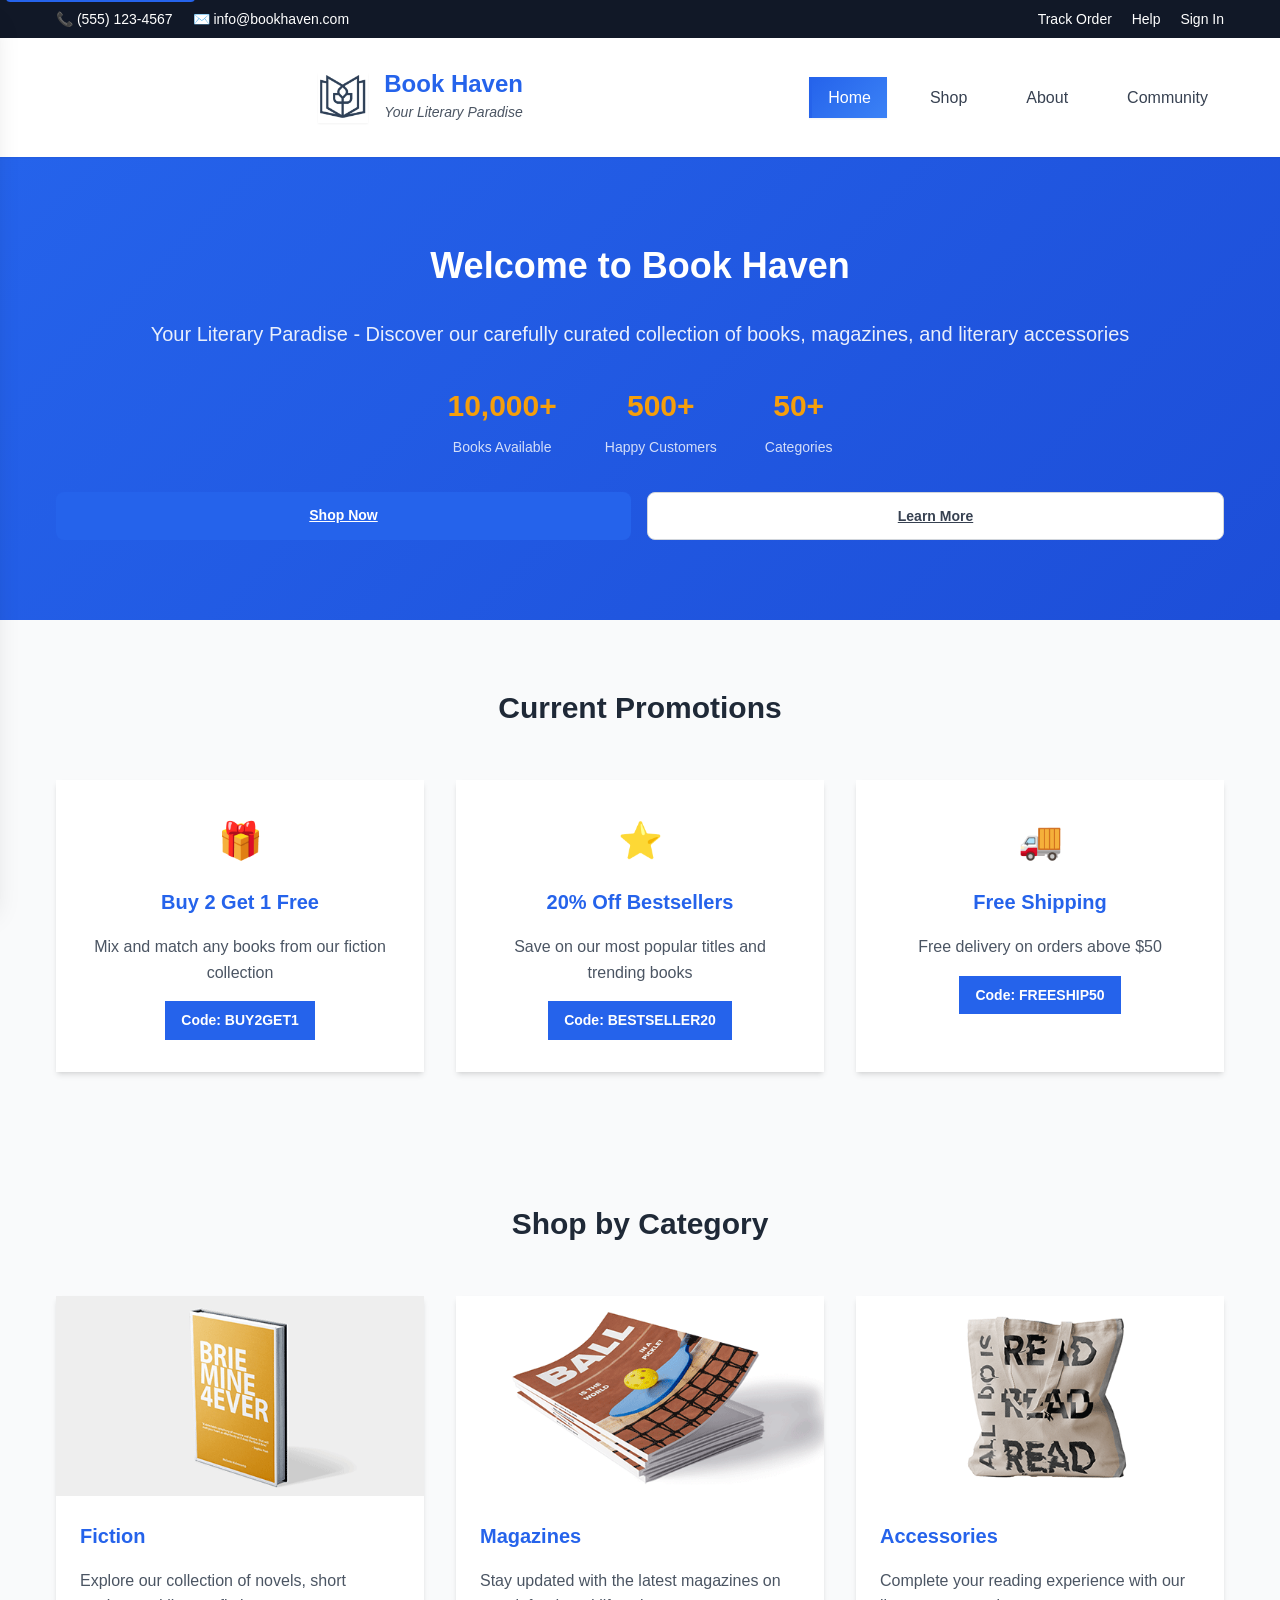
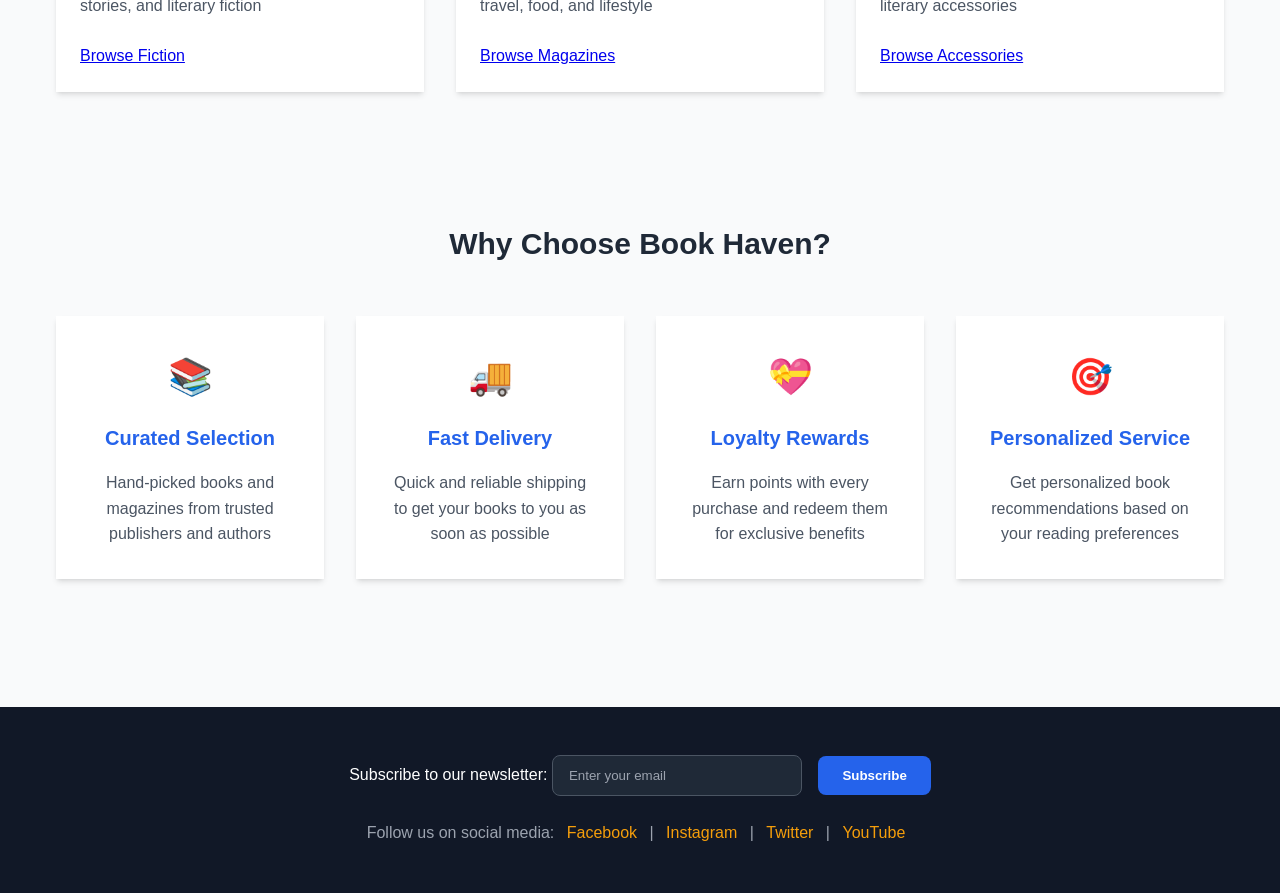
<file: index.html>
<!DOCTYPE html>
<html lang="en">
<head>
<meta charset="UTF-8">
<meta name="viewport" content="width=device-width, initial-scale=1.0">
<meta name="description" content="Book Haven - Your Literary Paradise. Discover our curated collection of books, magazines, and literary accessories. Shop online with fast delivery and personalized service.">
<meta name="keywords" content="bookstore, books, online bookstore, literary paradise, book haven, reading, books online, magazines, literary accessories">
<meta name="author" content="Book Haven Bookstore">
<meta name="robots" content="index, follow">
<title>Home - Book Haven | Your Literary Paradise</title>
<link rel="stylesheet" href="modern-ecommerce.css">
<link rel="preload" href="image/Logo.jpg" as="image">
<link rel="icon" type="image/jpeg" href="image/Logo.jpg">
</head>
<body>
  <a href="#main-content" class="skip-link">Skip to main content</a>
  <header class="modern-header">
    <!-- Top Bar -->
    <div class="top-bar">
      <div class="container">
        <div class="top-bar-content">
          <div class="contact-info">
            <span>📞 (555) 123-4567</span>
            <span>✉️ info@bookhaven.com</span>
          </div>
          <div class="top-links">
            <a href="#">Track Order</a>
            <a href="#">Help</a>
            <a href="#">Sign In</a>
          </div>
        </div>
      </div>
    </div>

    <!-- Main Header -->
    <div class="main-header">
      <div class="container">
        <div class="header-content">
          <div class="hamburger-menu" id="hamburgerMenu" onclick="toggleMenu()">
            <span></span>
            <span></span>
            <span></span>
          </div>
          
          <div class="branding">
            <img src="image/Logo.jpg" alt="Book Haven Bookstore" class="logo">
            <div class="brand-text">
              <h1>Book Haven</h1>
              <span class="tagline">Your Literary Paradise</span>
            </div>
          </div>
          
          <div class="header-nav">
            <a href="index.html" class="nav-link active">Home</a>
            <a href="gallery.html" class="nav-link">Shop</a>
            <a href="about.html" class="nav-link">About</a>
            <a href="custom.html" class="nav-link">Community</a>
          </div>
        </div>
      </div>
    </div>

    <!-- Sidebar -->
    <div class="sidebar" id="sidebar">
      <div class="sidebar-header">
        <h3>Navigation</h3>
        <button class="close-sidebar" onclick="toggleMenu()">&times;</button>
      </div>
      <nav class="sidebar-nav">
        <a href="index.html" class="nav-link active">
          <span class="nav-icon">🏠</span>
          <span class="nav-text">Home</span>
        </a>
        <a href="gallery.html" class="nav-link">
          <span class="nav-icon">📚</span>
          <span class="nav-text">Shop</span>
        </a>
        <a href="about.html" class="nav-link">
          <span class="nav-icon">ℹ️</span>
          <span class="nav-text">About Us</span>
        </a>
        <a href="custom.html" class="nav-link">
          <span class="nav-icon">👥</span>
          <span class="nav-text">Community</span>
        </a>
      </nav>
    </div>

    <!-- Sidebar Overlay -->
    <div class="sidebar-overlay" id="sidebarOverlay" onclick="toggleMenu()"></div>

  </header>

  <main class="main-content" id="main-content">
    <!-- Hero Section -->
    <section class="hero-section">
      <div class="container">
        <div class="hero-content">
          <h1>Welcome to Book Haven</h1>
          <p>Your Literary Paradise - Discover our carefully curated collection of books, magazines, and literary accessories</p>
          <div class="hero-stats">
            <div class="stat">
              <span class="stat-number">10,000+</span>
              <span class="stat-label">Books Available</span>
            </div>
            <div class="stat">
              <span class="stat-number">500+</span>
              <span class="stat-label">Happy Customers</span>
            </div>
            <div class="stat">
              <span class="stat-number">50+</span>
              <span class="stat-label">Categories</span>
            </div>
          </div>
          <div class="hero-actions">
            <a href="gallery.html" class="btn btn-primary">Shop Now</a>
            <a href="about.html" class="btn btn-secondary">Learn More</a>
          </div>
        </div>
      </div>
    </section>

    <!-- Promotions Section -->
    <section class="promotions-section">
      <div class="container">
        <h2>Current Promotions</h2>
        <div class="promotions-grid">
          <div class="promo-card">
            <div class="promo-icon">🎁</div>
            <h3>Buy 2 Get 1 Free</h3>
            <p>Mix and match any books from our fiction collection</p>
            <span class="promo-code">Code: BUY2GET1</span>
          </div>
          <div class="promo-card">
            <div class="promo-icon">⭐</div>
            <h3>20% Off Bestsellers</h3>
            <p>Save on our most popular titles and trending books</p>
            <span class="promo-code">Code: BESTSELLER20</span>
          </div>
          <div class="promo-card">
            <div class="promo-icon">🚚</div>
            <h3>Free Shipping</h3>
            <p>Free delivery on orders above $50</p>
            <span class="promo-code">Code: FREESHIP50</span>
          </div>
        </div>
      </div>
    </section>

    <!-- Categories Section -->
    <section class="categories-section">
      <div class="container">
        <h2>Shop by Category</h2>
        <div class="categories-grid">
          <div class="category-card">
            <div class="category-image">
              <img src="image/Client3_Book1.jpg" alt="Fiction Books">
            </div>
            <div class="category-info">
              <h3>Fiction</h3>
              <p>Explore our collection of novels, short stories, and literary fiction</p>
              <a href="gallery.html" class="btn btn-outline">Browse Fiction</a>
            </div>
          </div>
          <div class="category-card">
            <div class="category-image">
              <img src="image/Client3_Magazine1.jpg" alt="Magazines">
            </div>
            <div class="category-info">
              <h3>Magazines</h3>
              <p>Stay updated with the latest magazines on travel, food, and lifestyle</p>
              <a href="gallery.html" class="btn btn-outline">Browse Magazines</a>
            </div>
          </div>
          <div class="category-card">
            <div class="category-image">
              <img src="image/Client3_ToteBag.jpg" alt="Accessories">
            </div>
            <div class="category-info">
              <h3>Accessories</h3>
              <p>Complete your reading experience with our literary accessories</p>
              <a href="gallery.html" class="btn btn-outline">Browse Accessories</a>
            </div>
          </div>
        </div>
      </div>
    </section>

    <!-- Features Section -->
    <section class="features-section">
      <div class="container">
        <h2>Why Choose Book Haven?</h2>
        <div class="features-grid">
          <div class="feature-card">
            <div class="feature-icon">📚</div>
            <h3>Curated Selection</h3>
            <p>Hand-picked books and magazines from trusted publishers and authors</p>
          </div>
          <div class="feature-card">
            <div class="feature-icon">🚚</div>
            <h3>Fast Delivery</h3>
            <p>Quick and reliable shipping to get your books to you as soon as possible</p>
          </div>
          <div class="feature-card">
            <div class="feature-icon">💝</div>
            <h3>Loyalty Rewards</h3>
            <p>Earn points with every purchase and redeem them for exclusive benefits</p>
          </div>
          <div class="feature-card">
            <div class="feature-icon">🎯</div>
            <h3>Personalized Service</h3>
            <p>Get personalized book recommendations based on your reading preferences</p>
          </div>
        </div>
      </div>
    </section>
  </main>

  <footer>
    <div class="footer-container">
      <form id="subscribe">
        <label for="newsletter-email">Subscribe to our newsletter:</label>
        <input type="email" id="newsletter-email" name="email" placeholder="Enter your email" required>
        <button type="button" class="subscribe-button">Subscribe</button>
      </form>
      <p>Follow us on social media:
        <a href="#">Facebook</a> | <a href="#">Instagram</a> | <a href="#">Twitter</a> | <a href="#">YouTube</a>
      </p>
    </div>
  </footer>

<script src="shared.js"></script>
<script src="script.js"></script>
</body>
</html>
</file>
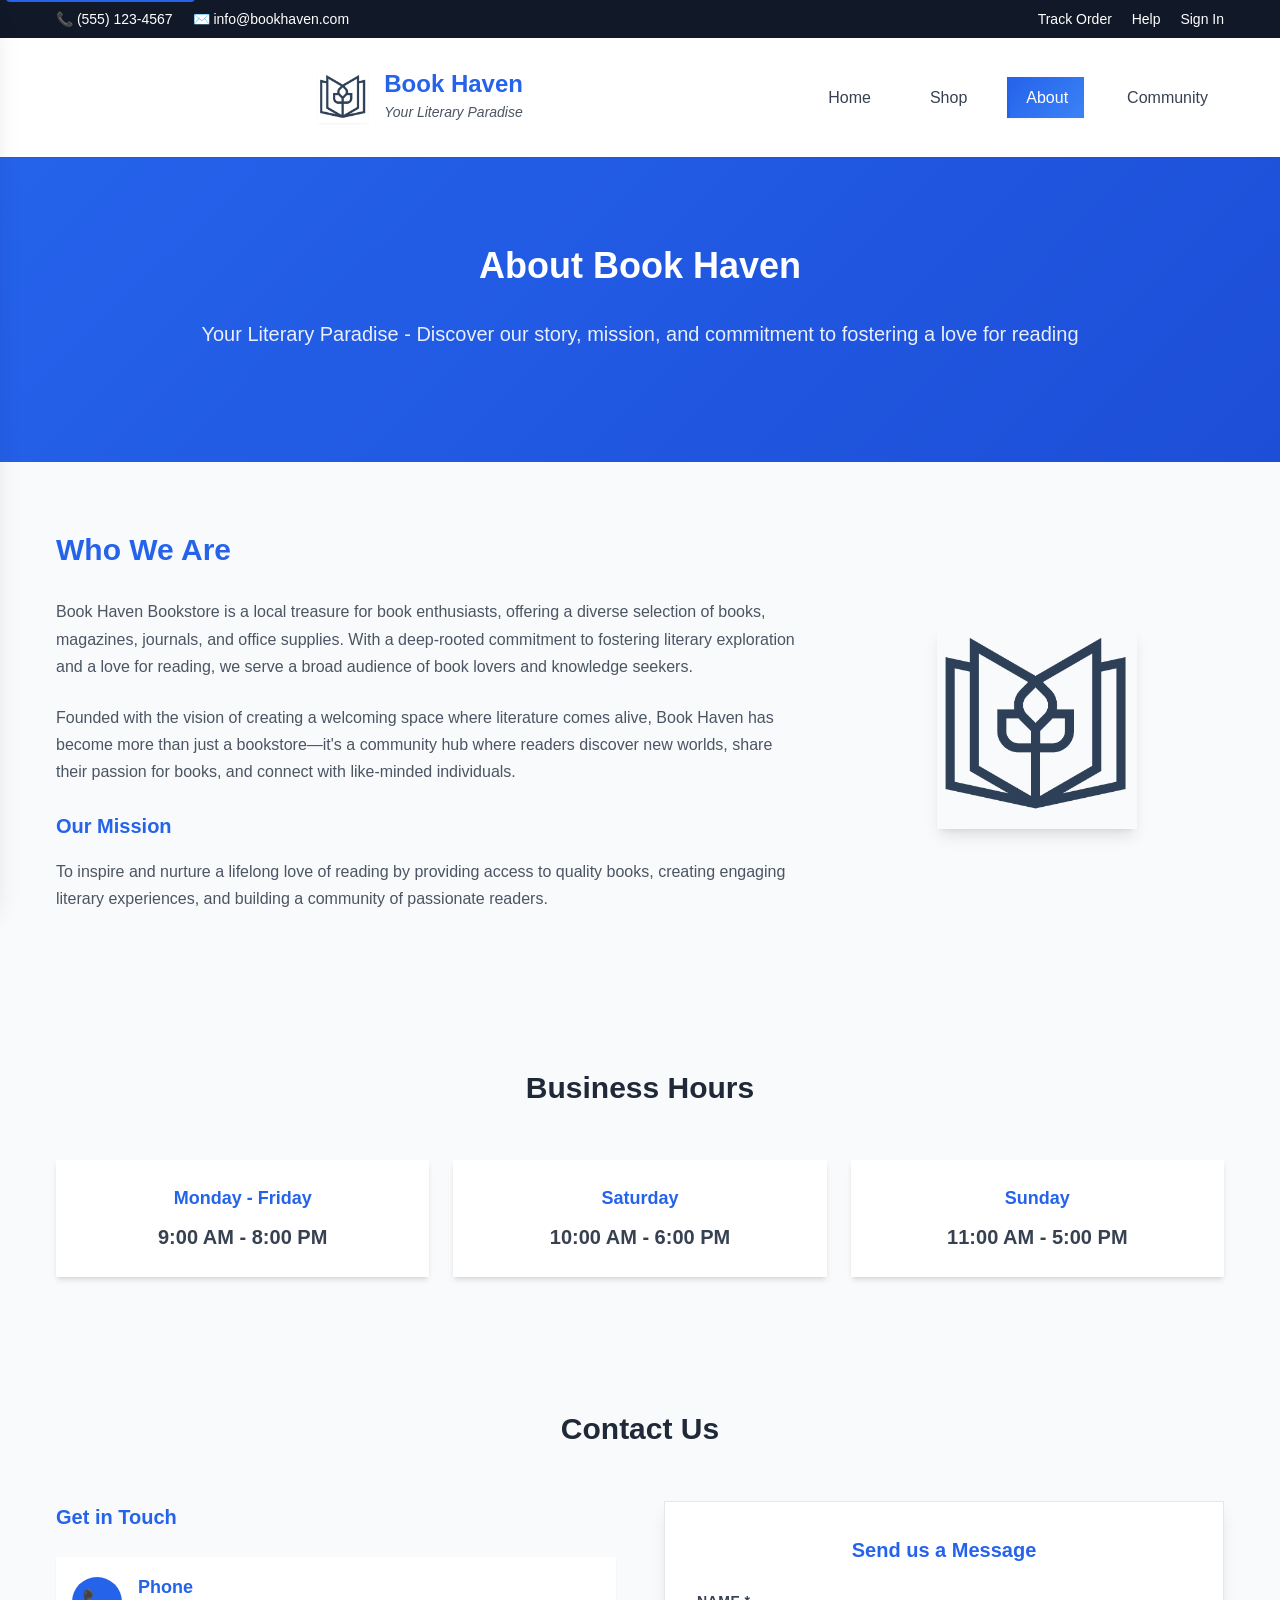
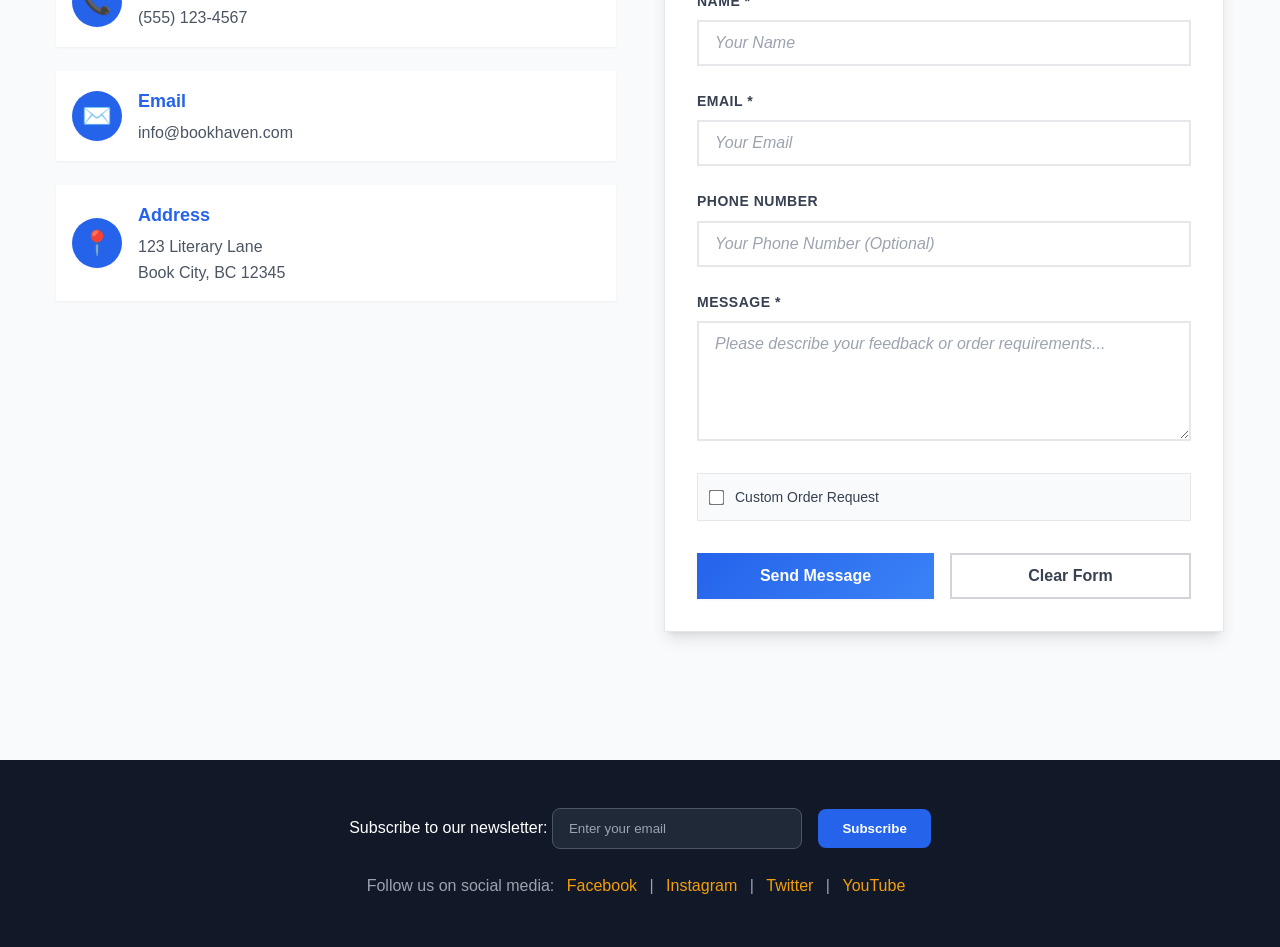
<file: about.html>
<!DOCTYPE html>
<html lang="en">
<head>
<meta charset="UTF-8">
<meta name="viewport" content="width=device-width, initial-scale=1.0">
<meta name="description" content="Learn about Book Haven Bookstore - your local literary paradise. Discover our story, mission, business hours, and contact information. Supporting education and literacy in our community.">
<meta name="keywords" content="about book haven, bookstore story, local bookstore, literary community, book haven mission, bookstore hours, contact bookstore">
<meta name="author" content="Book Haven Bookstore">
<meta name="robots" content="index, follow">
<title>About Us - Book Haven | Your Literary Paradise</title>
<link rel="stylesheet" href="modern-ecommerce.css">
<link rel="preload" href="image/Logo.jpg" as="image">
<link rel="icon" type="image/jpeg" href="image/Logo.jpg">
</head>
<body>
  <a href="#main-content" class="skip-link">Skip to main content</a>
  <header class="modern-header">
    <!-- Top Bar -->
    <div class="top-bar">
      <div class="container">
        <div class="top-bar-content">
          <div class="contact-info">
            <span>📞 (555) 123-4567</span>
            <span>✉️ info@bookhaven.com</span>
          </div>
          <div class="top-links">
            <a href="#">Track Order</a>
            <a href="#">Help</a>
            <a href="#">Sign In</a>
          </div>
        </div>
      </div>
    </div>

    <!-- Main Header -->
    <div class="main-header">
      <div class="container">
        <div class="header-content">
          <div class="hamburger-menu" id="hamburgerMenu" onclick="toggleMenu()">
            <span></span>
            <span></span>
            <span></span>
          </div>
          
          <div class="branding">
            <img src="image/Logo.jpg" alt="Book Haven Bookstore" class="logo">
            <div class="brand-text">
              <h1>Book Haven</h1>
              <span class="tagline">Your Literary Paradise</span>
            </div>
          </div>
          
          <div class="header-nav">
            <a href="index.html" class="nav-link">Home</a>
            <a href="gallery.html" class="nav-link">Shop</a>
            <a href="about.html" class="nav-link active">About</a>
            <a href="custom.html" class="nav-link">Community</a>
          </div>
        </div>
      </div>
    </div>

    <!-- Sidebar -->
    <div class="sidebar" id="sidebar">
      <div class="sidebar-header">
        <h3>Navigation</h3>
        <button class="close-sidebar" onclick="toggleMenu()">&times;</button>
      </div>
      <nav class="sidebar-nav">
        <a href="index.html" class="nav-link">
          <span class="nav-icon">🏠</span>
          <span class="nav-text">Home</span>
        </a>
        <a href="gallery.html" class="nav-link">
          <span class="nav-icon">📚</span>
          <span class="nav-text">Shop</span>
        </a>
        <a href="about.html" class="nav-link active">
          <span class="nav-icon">ℹ️</span>
          <span class="nav-text">About Us</span>
        </a>
        <a href="custom.html" class="nav-link">
          <span class="nav-icon">👥</span>
          <span class="nav-text">Community</span>
        </a>
      </nav>
    </div>

    <!-- Sidebar Overlay -->
    <div class="sidebar-overlay" id="sidebarOverlay" onclick="toggleMenu()"></div>

  </header>

  <main class="main-content" id="main-content">
    <!-- Hero Section -->
    <section class="hero-section">
      <div class="container">
        <div class="hero-content">
          <h1>About Book Haven</h1>
          <p>Your Literary Paradise - Discover our story, mission, and commitment to fostering a love for reading</p>
        </div>
      </div>
    </section>

    <!-- About Content -->
    <section class="about-content">
      <div class="container">
        <div class="about-grid">
          <div class="about-text">
            <h2>Who We Are</h2>
            <p>Book Haven Bookstore is a local treasure for book enthusiasts, offering a diverse selection of books, magazines, journals, and office supplies. With a deep-rooted commitment to fostering literary exploration and a love for reading, we serve a broad audience of book lovers and knowledge seekers.</p>
            
            <p>Founded with the vision of creating a welcoming space where literature comes alive, Book Haven has become more than just a bookstore—it's a community hub where readers discover new worlds, share their passion for books, and connect with like-minded individuals.</p>
            
            <h3>Our Mission</h3>
            <p>To inspire and nurture a lifelong love of reading by providing access to quality books, creating engaging literary experiences, and building a community of passionate readers.</p>
          </div>
          
          <div class="about-image">
            <img src="image/Logo.jpg" alt="Book Haven Bookstore" class="about-logo">
          </div>
        </div>
      </div>
    </section>

    <!-- Business Hours -->
    <section class="hours-section">
      <div class="container">
        <h2>Business Hours</h2>
        <div class="hours-grid">
          <div class="hours-card">
            <div class="day-group">
              <h3>Monday - Friday</h3>
              <p class="hours">9:00 AM - 8:00 PM</p>
            </div>
          </div>
          <div class="hours-card">
            <div class="day-group">
              <h3>Saturday</h3>
              <p class="hours">10:00 AM - 6:00 PM</p>
            </div>
          </div>
          <div class="hours-card">
            <div class="day-group">
              <h3>Sunday</h3>
              <p class="hours">11:00 AM - 5:00 PM</p>
            </div>
          </div>
        </div>
      </div>
    </section>

    <!-- Contact Form -->
    <section class="contact-section">
      <div class="container">
        <h2>Contact Us</h2>
        <div class="contact-grid">
          <div class="contact-info">
            <h3>Get in Touch</h3>
            <div class="contact-item">
              <div class="contact-icon">📞</div>
              <div class="contact-details">
                <h4>Phone</h4>
                <p>(555) 123-4567</p>
              </div>
            </div>
            <div class="contact-item">
              <div class="contact-icon">✉️</div>
              <div class="contact-details">
                <h4>Email</h4>
                <p>info@bookhaven.com</p>
              </div>
            </div>
            <div class="contact-item">
              <div class="contact-icon">📍</div>
              <div class="contact-details">
                <h4>Address</h4>
                <p>123 Literary Lane<br>Book City, BC 12345</p>
              </div>
            </div>
          </div>
          
          <div class="contact-form">
            <h3>Send us a Message</h3>
            <form id="feedback-form">
              <div class="form-group">
                <label for="customer-name">Name *</label>
                <input type="text" id="customer-name" name="customer-name" placeholder="Your Name" required>
              </div>
              
              <div class="form-group">
                <label for="contact-email">Email *</label>
                <input type="email" id="contact-email" name="contact-email" placeholder="Your Email" required>
              </div>
              
              <div class="form-group">
                <label for="phone">Phone Number</label>
                <input type="tel" id="phone" name="phone" placeholder="Your Phone Number (Optional)">
              </div>
              
              <div class="form-group">
                <label for="message">Message *</label>
                <textarea id="message" name="message" placeholder="Please describe your feedback or order requirements..." required rows="5"></textarea>
              </div>
              
              <div class="form-group">
                <div class="checkbox-group">
                  <input type="checkbox" name="custom-order" value="Custom Order" id="custom-order">
                  <label for="custom-order">Custom Order Request</label>
                </div>
              </div>
              
              <div class="form-actions">
                <button type="submit" class="btn btn-primary">Send Message</button>
                <button type="reset" class="btn btn-secondary">Clear Form</button>
              </div>
            </form>
          </div>
        </div>
      </div>
    </section>
  </main>

  <footer>
    <div class="footer-container">
      <form id="subscribe">
        <label for="newsletter-email">Subscribe to our newsletter:</label>
        <input type="email" id="newsletter-email" name="email" placeholder="Enter your email" required>
        <button type="button" class="subscribe-button">Subscribe</button>
      </form>
      <p>Follow us on social media:
        <a href="#">Facebook</a> | <a href="#">Instagram</a> | <a href="#">Twitter</a> | <a href="#">YouTube</a>
      </p>
    </div>
  </footer>

<script src="shared.js"></script>
<script src="Books.js"></script>
</body>
</html>
</file>
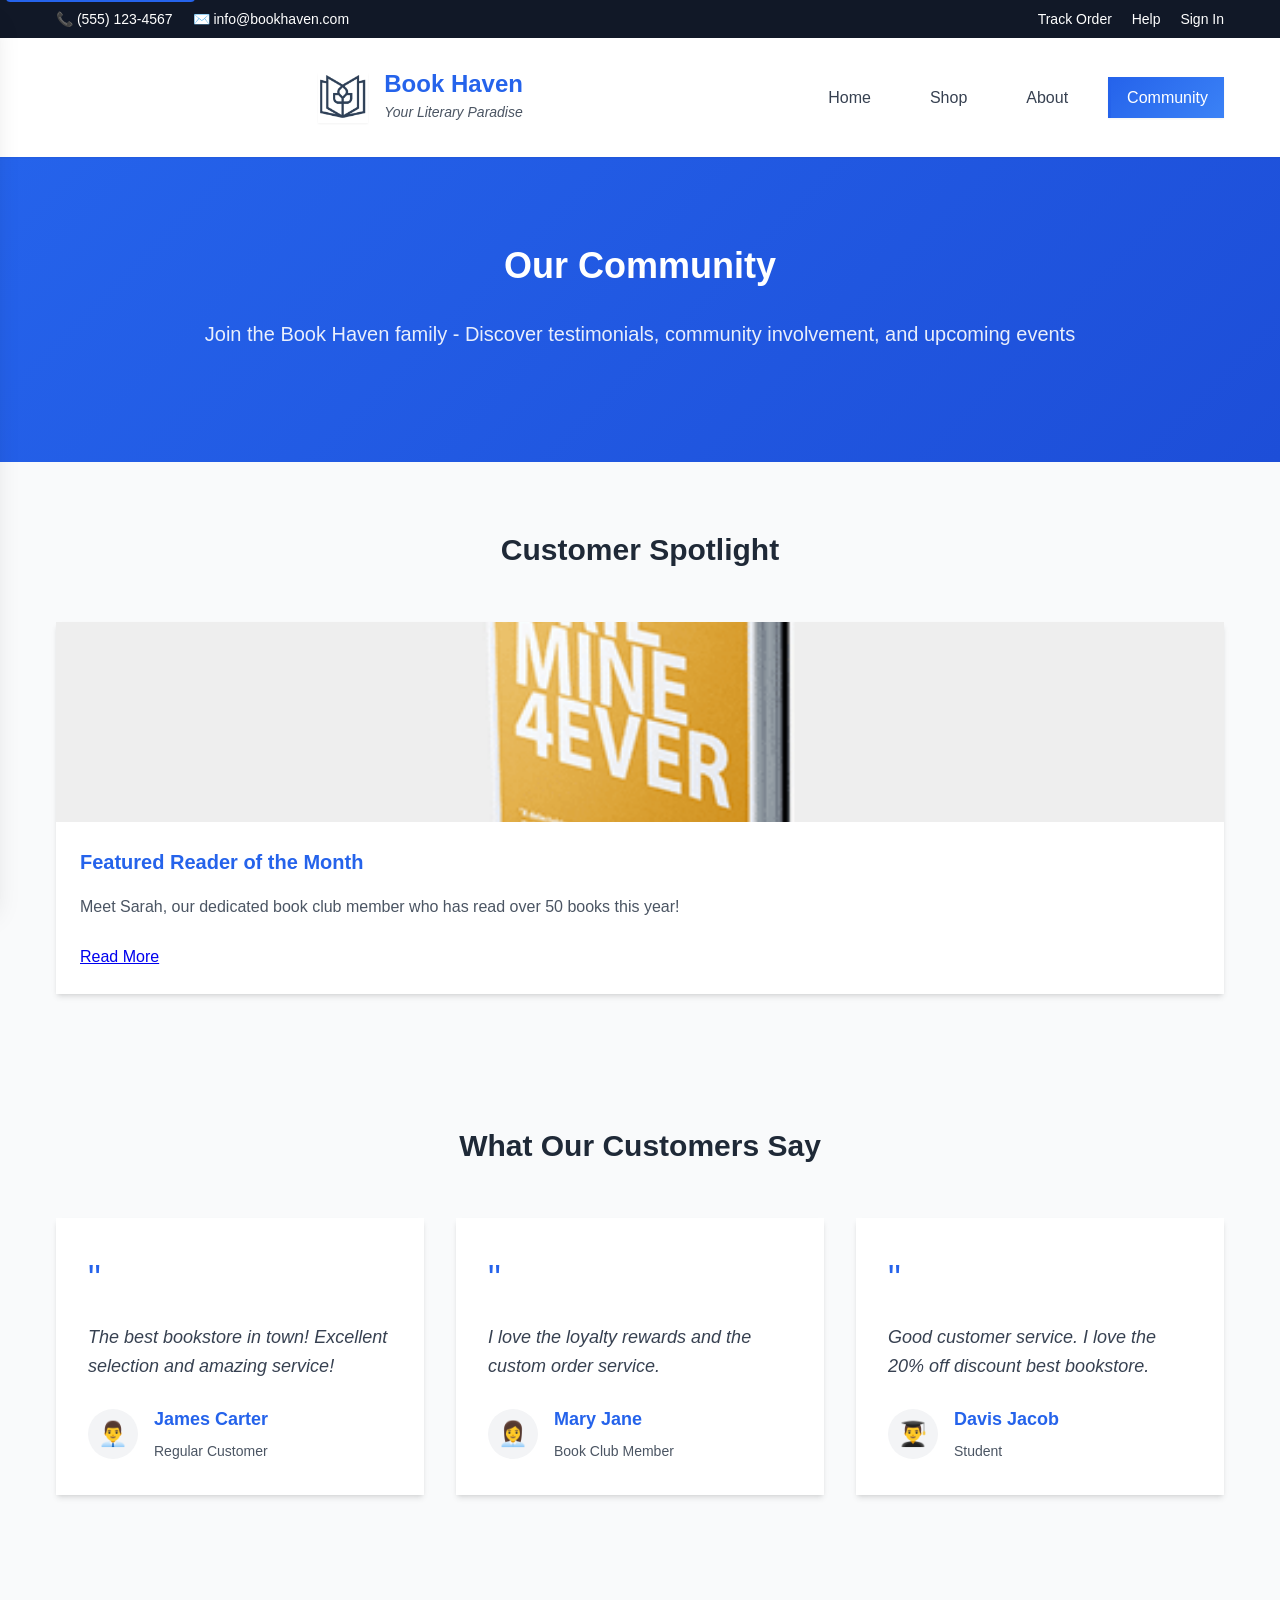
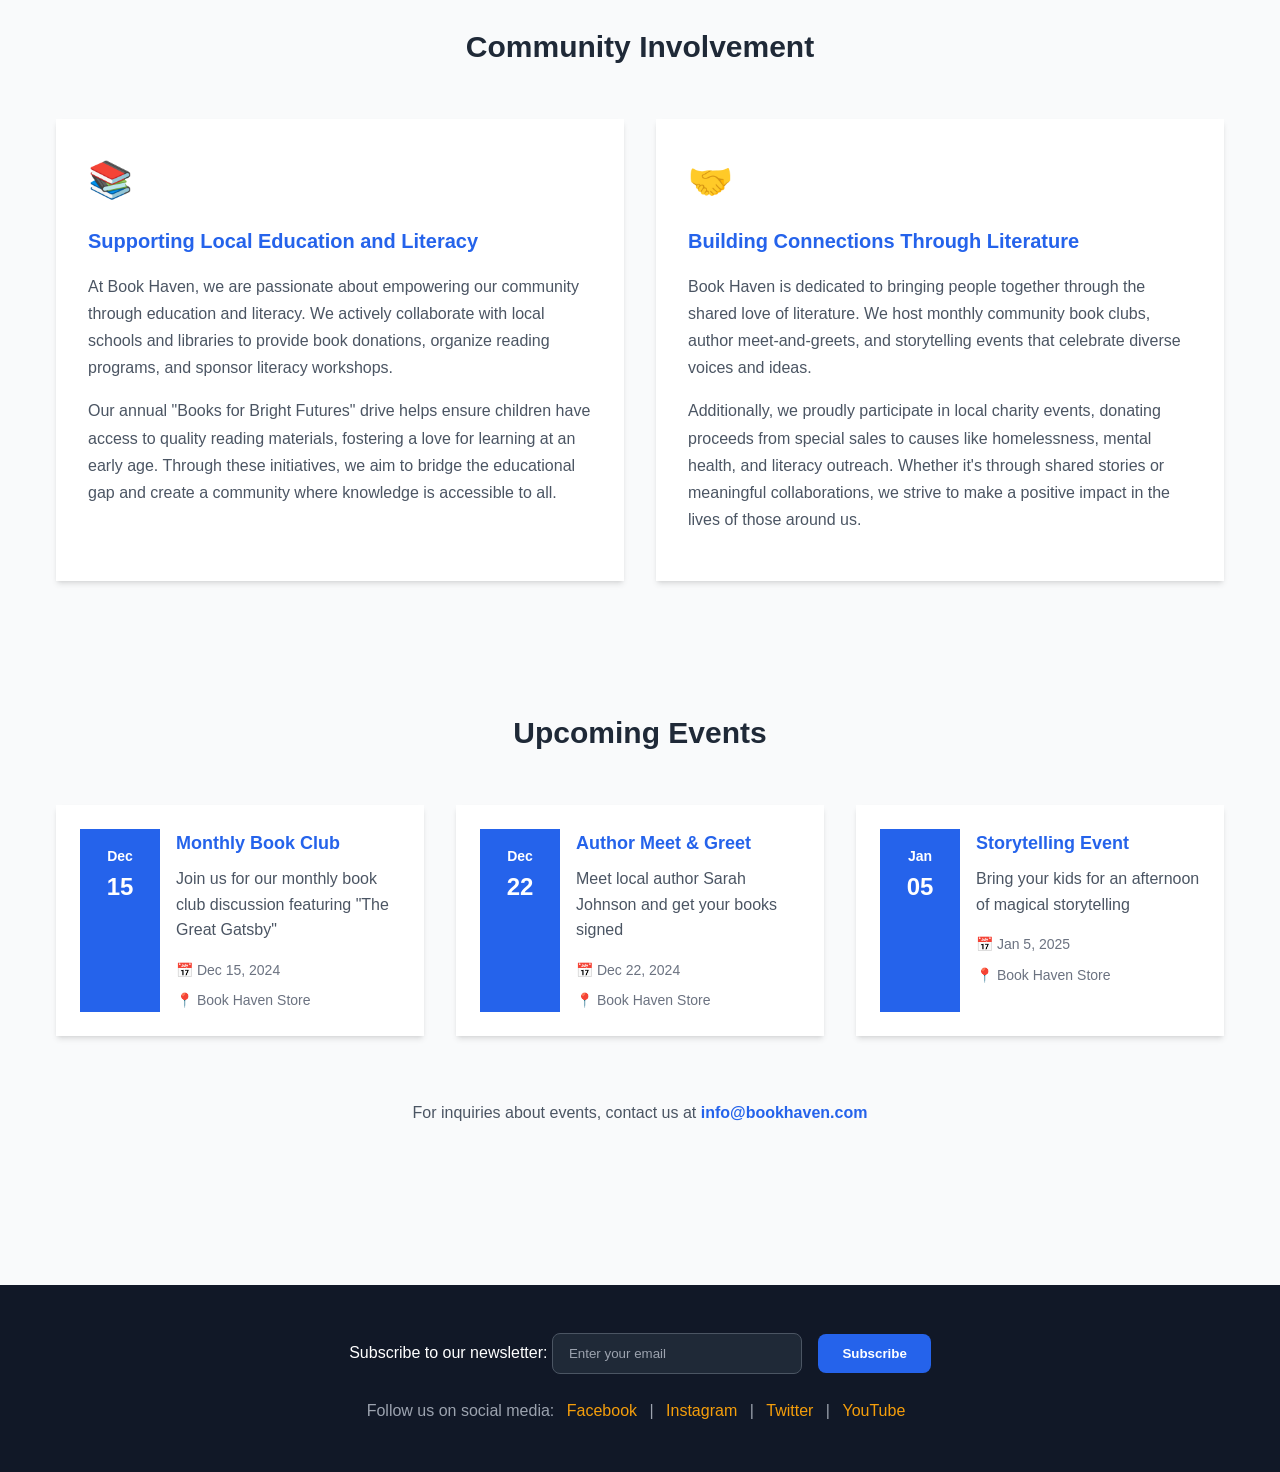
<file: custom.html>
<!DOCTYPE html>
<html lang="en">
<head>
<meta charset="UTF-8">
<meta name="viewport" content="width=device-width, initial-scale=1.0">
<meta name="description" content="Join the Book Haven community! Read customer testimonials, learn about our community involvement, and discover upcoming events. Building connections through literature.">
<meta name="keywords" content="book haven community, customer testimonials, bookstore events, book club, community involvement, literary events, author meet and greet">
<meta name="author" content="Book Haven Bookstore">
<meta name="robots" content="index, follow">
<title>Community - Book Haven | Your Literary Paradise</title>
<link rel="stylesheet" href="modern-ecommerce.css">
<link rel="preload" href="image/Logo.jpg" as="image">
<link rel="icon" type="image/jpeg" href="image/Logo.jpg">
</head>
<body>
  <a href="#main-content" class="skip-link">Skip to main content</a>
  <header class="modern-header">
    <!-- Top Bar -->
    <div class="top-bar">
      <div class="container">
        <div class="top-bar-content">
          <div class="contact-info">
            <span>📞 (555) 123-4567</span>
            <span>✉️ info@bookhaven.com</span>
          </div>
          <div class="top-links">
            <a href="#">Track Order</a>
            <a href="#">Help</a>
            <a href="#">Sign In</a>
          </div>
        </div>
      </div>
    </div>

    <!-- Main Header -->
    <div class="main-header">
      <div class="container">
        <div class="header-content">
          <div class="hamburger-menu" id="hamburgerMenu" onclick="toggleMenu()">
            <span></span>
            <span></span>
            <span></span>
          </div>
          
          <div class="branding">
            <img src="image/Logo.jpg" alt="Book Haven Bookstore" class="logo">
            <div class="brand-text">
              <h1>Book Haven</h1>
              <span class="tagline">Your Literary Paradise</span>
            </div>
          </div>
          
          <div class="header-nav">
            <a href="index.html" class="nav-link">Home</a>
            <a href="gallery.html" class="nav-link">Shop</a>
            <a href="about.html" class="nav-link">About</a>
            <a href="custom.html" class="nav-link active">Community</a>
          </div>
        </div>
      </div>
    </div>

    <!-- Sidebar -->
    <div class="sidebar" id="sidebar">
      <div class="sidebar-header">
        <h3>Navigation</h3>
        <button class="close-sidebar" onclick="toggleMenu()">&times;</button>
      </div>
      <nav class="sidebar-nav">
        <a href="index.html" class="nav-link">
          <span class="nav-icon">🏠</span>
          <span class="nav-text">Home</span>
        </a>
        <a href="gallery.html" class="nav-link">
          <span class="nav-icon">📚</span>
          <span class="nav-text">Shop</span>
        </a>
        <a href="about.html" class="nav-link">
          <span class="nav-icon">ℹ️</span>
          <span class="nav-text">About Us</span>
        </a>
        <a href="custom.html" class="nav-link active">
          <span class="nav-icon">👥</span>
          <span class="nav-text">Community</span>
        </a>
      </nav>
    </div>

    <!-- Sidebar Overlay -->
    <div class="sidebar-overlay" id="sidebarOverlay" onclick="toggleMenu()"></div>

  </header>

  <main class="main-content" id="main-content">
    <!-- Hero Section -->
    <section class="hero-section">
      <div class="container">
        <div class="hero-content">
          <h1>Our Community</h1>
          <p>Join the Book Haven family - Discover testimonials, community involvement, and upcoming events</p>
        </div>
      </div>
    </section>

    <!-- Customer Spotlight -->
    <section class="spotlight-section">
      <div class="container">
        <h2>Customer Spotlight</h2>
        <div class="spotlight-grid">
          <div class="spotlight-card">
            <div class="spotlight-image">
              <img src="image/Client3_Book1.jpg" alt="Featured Customer">
            </div>
            <div class="spotlight-content">
              <h3>Featured Reader of the Month</h3>
              <p>Meet Sarah, our dedicated book club member who has read over 50 books this year!</p>
              <a href="#" class="btn btn-outline">Read More</a>
            </div>
          </div>
        </div>
      </div>
    </section>

    <!-- Testimonials -->
    <section class="testimonials-section">
      <div class="container">
        <h2>What Our Customers Say</h2>
        <div class="testimonials-grid">
          <div class="testimonial-card">
            <div class="testimonial-content">
              <div class="quote-icon">"</div>
              <blockquote>
                The best bookstore in town! Excellent selection and amazing service!
              </blockquote>
            </div>
            <div class="testimonial-author">
              <div class="author-avatar">👨‍💼</div>
              <div class="author-info">
                <h4>James Carter</h4>
                <span class="author-title">Regular Customer</span>
              </div>
            </div>
          </div>

          <div class="testimonial-card">
            <div class="testimonial-content">
              <div class="quote-icon">"</div>
              <blockquote>
                I love the loyalty rewards and the custom order service.
              </blockquote>
            </div>
            <div class="testimonial-author">
              <div class="author-avatar">👩‍💼</div>
              <div class="author-info">
                <h4>Mary Jane</h4>
                <span class="author-title">Book Club Member</span>
              </div>
            </div>
          </div>

          <div class="testimonial-card">
            <div class="testimonial-content">
              <div class="quote-icon">"</div>
              <blockquote>
                Good customer service. I love the 20% off discount best bookstore.
              </blockquote>
            </div>
            <div class="testimonial-author">
              <div class="author-avatar">👨‍🎓</div>
              <div class="author-info">
                <h4>Davis Jacob</h4>
                <span class="author-title">Student</span>
              </div>
            </div>
          </div>
        </div>
      </div>
    </section>

    <!-- Community Involvement -->
    <section class="community-section">
      <div class="container">
        <h2>Community Involvement</h2>
        <div class="community-grid">
          <div class="community-card">
            <div class="community-icon">📚</div>
            <h3>Supporting Local Education and Literacy</h3>
            <p>At Book Haven, we are passionate about empowering our community through education and literacy. We actively collaborate with local schools and libraries to provide book donations, organize reading programs, and sponsor literacy workshops.</p>
            <p>Our annual "Books for Bright Futures" drive helps ensure children have access to quality reading materials, fostering a love for learning at an early age. Through these initiatives, we aim to bridge the educational gap and create a community where knowledge is accessible to all.</p>
          </div>

          <div class="community-card">
            <div class="community-icon">🤝</div>
            <h3>Building Connections Through Literature</h3>
            <p>Book Haven is dedicated to bringing people together through the shared love of literature. We host monthly community book clubs, author meet-and-greets, and storytelling events that celebrate diverse voices and ideas.</p>
            <p>Additionally, we proudly participate in local charity events, donating proceeds from special sales to causes like homelessness, mental health, and literacy outreach. Whether it's through shared stories or meaningful collaborations, we strive to make a positive impact in the lives of those around us.</p>
          </div>
        </div>
      </div>
    </section>

    <!-- Events -->
    <section class="events-section">
      <div class="container">
        <h2>Upcoming Events</h2>
        <div class="events-grid">
          <div class="event-card">
            <div class="event-date">
              <span class="month">Dec</span>
              <span class="day">15</span>
            </div>
            <div class="event-content">
              <h3>Monthly Book Club</h3>
              <p>Join us for our monthly book club discussion featuring "The Great Gatsby"</p>
              <div class="event-details">
                <span class="event-time">📅 Dec 15, 2024</span>
                <span class="event-location">📍 Book Haven Store</span>
              </div>
            </div>
          </div>

          <div class="event-card">
            <div class="event-date">
              <span class="month">Dec</span>
              <span class="day">22</span>
            </div>
            <div class="event-content">
              <h3>Author Meet & Greet</h3>
              <p>Meet local author Sarah Johnson and get your books signed</p>
              <div class="event-details">
                <span class="event-time">📅 Dec 22, 2024</span>
                <span class="event-location">📍 Book Haven Store</span>
              </div>
            </div>
          </div>

          <div class="event-card">
            <div class="event-date">
              <span class="month">Jan</span>
              <span class="day">05</span>
            </div>
            <div class="event-content">
              <h3>Storytelling Event</h3>
              <p>Bring your kids for an afternoon of magical storytelling</p>
              <div class="event-details">
                <span class="event-time">📅 Jan 5, 2025</span>
                <span class="event-location">📍 Book Haven Store</span>
              </div>
            </div>
          </div>
        </div>
        
        <div class="events-contact">
          <p>For inquiries about events, contact us at <a href="mailto:info@bookhaven.com">info@bookhaven.com</a></p>
        </div>
      </div>
    </section>
  </main>

  <footer>
    <div class="footer-container">
      <form id="subscribe">
        <label for="newsletter-email">Subscribe to our newsletter:</label>
        <input type="email" id="newsletter-email" name="email" placeholder="Enter your email" required>
        <button type="button" class="subscribe-button">Subscribe</button>
      </form>
      <p>Follow us on social media:
        <a href="#">Facebook</a> | <a href="#">Instagram</a> | <a href="#">Twitter</a> | <a href="#">YouTube</a>
      </p>
    </div>
  </footer>

<script src="shared.js"></script>
<script src="script.js"></script>
</body>
</html>
</file>
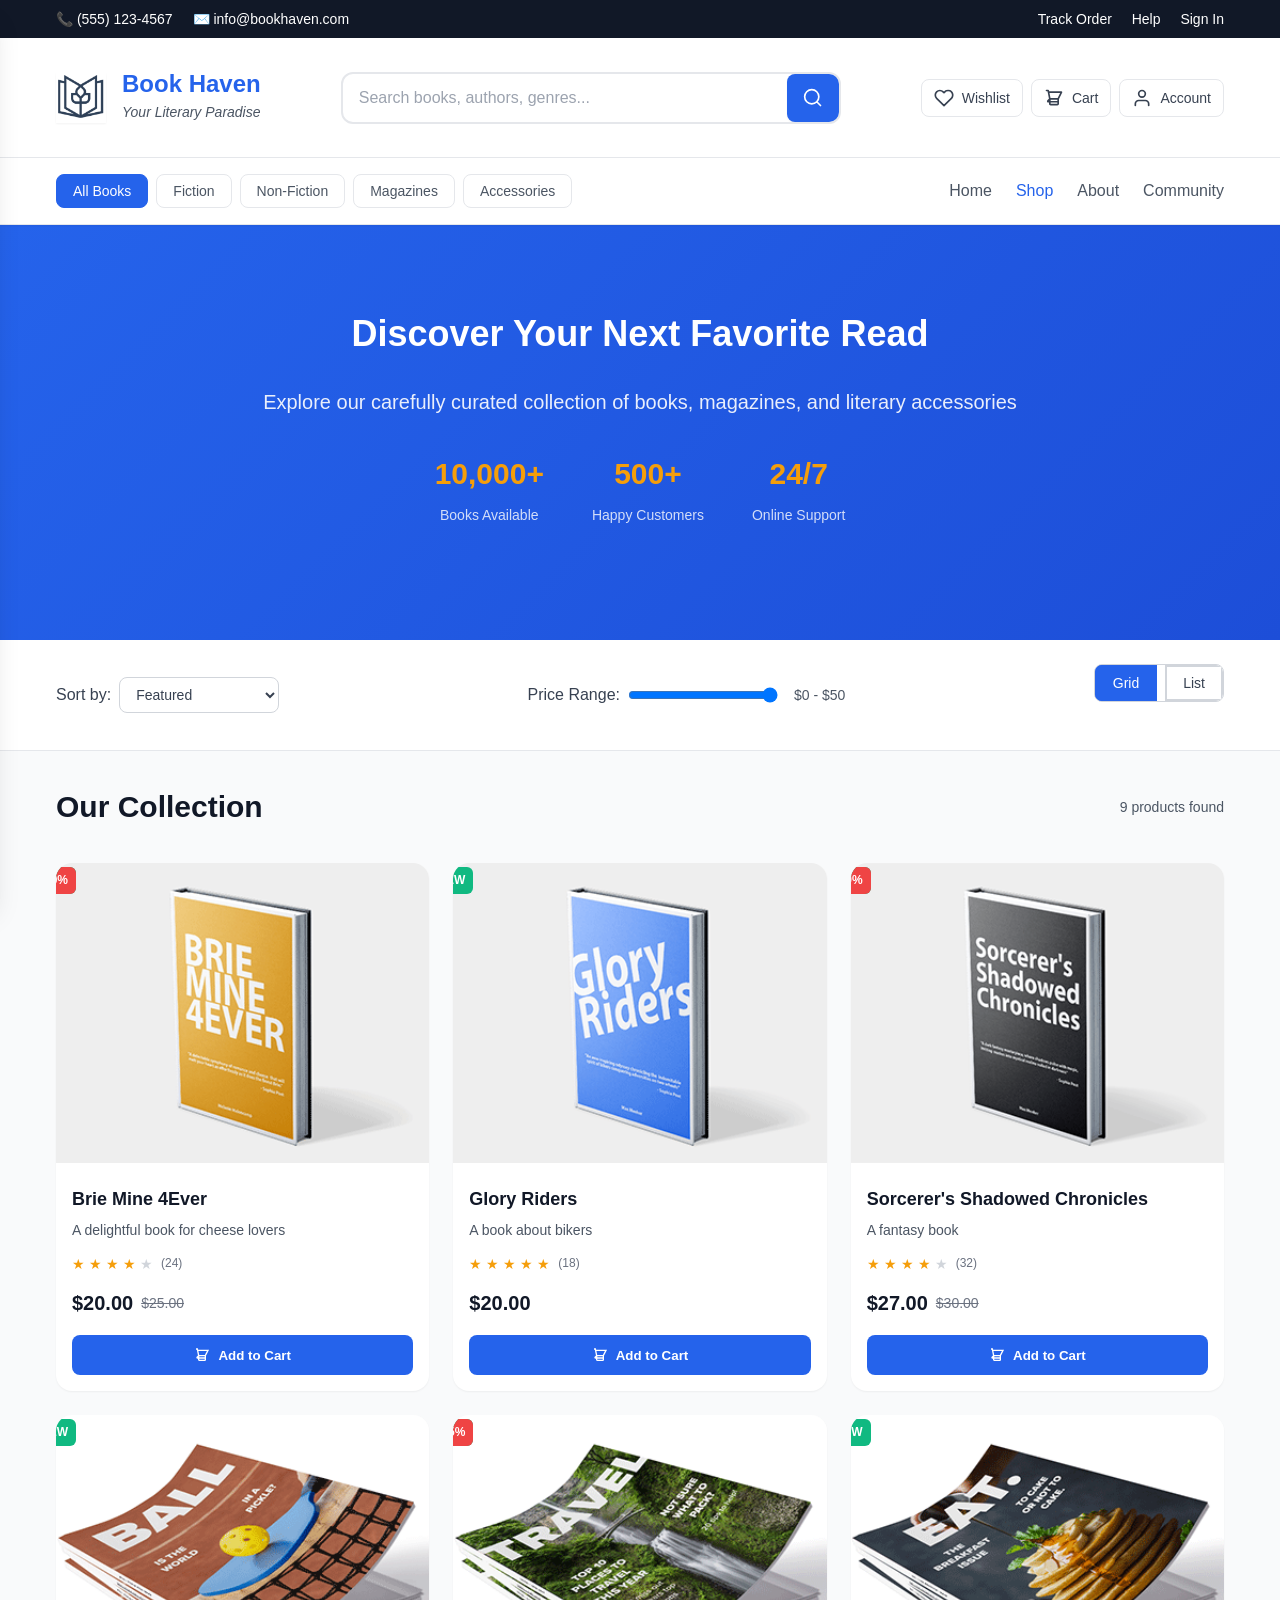
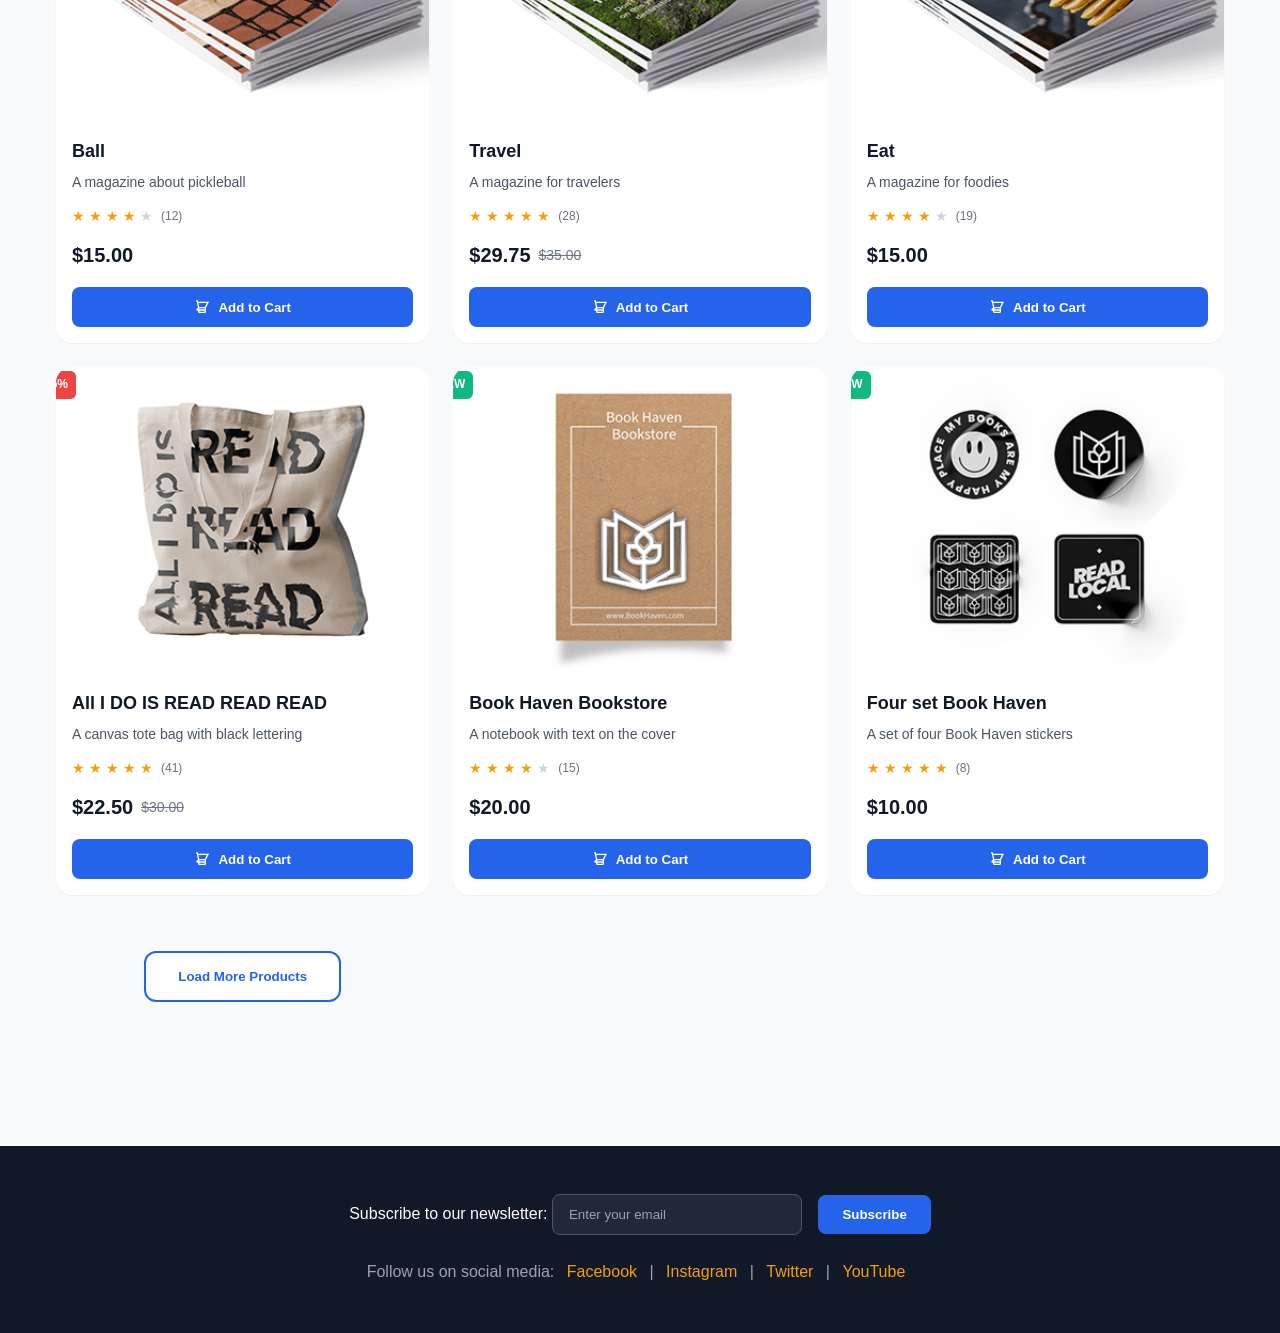
<file: gallery.html>
<!DOCTYPE html>
<html lang="en">
<head>
<meta charset="UTF-8">
<meta name="viewport" content="width=device-width, initial-scale=1.0">
<title>Gallery - Book Haven</title>
<link rel="stylesheet" href="modern-ecommerce.css">
</head>
<body>
  <header class="modern-header">
    <!-- Top Bar -->
    <div class="top-bar">
      <div class="container">
        <div class="top-bar-content">
          <div class="contact-info">
            <span>📞 (555) 123-4567</span>
            <span>✉️ info@bookhaven.com</span>
          </div>
          <div class="top-links">
            <a href="#">Track Order</a>
            <a href="#">Help</a>
            <a href="#">Sign In</a>
          </div>
        </div>
      </div>
    </div>

    <!-- Main Header -->
    <div class="main-header">
      <div class="container">
        <div class="header-content">
          <div class="header-left">
            <div class="hamburger-menu" id="hamburgerMenu" onclick="toggleMenu()">
              <span></span>
              <span></span>
              <span></span>
            </div>
            <div class="branding">
              <img src="image/Logo.jpg" alt="Book Haven Bookstore" class="logo">
              <div class="brand-text">
                <h1>Book Haven</h1>
                <span class="tagline">Your Literary Paradise</span>
              </div>
            </div>
          </div>

          <div class="header-center">
            <div class="search-container">
              <div class="search-bar">
                <input type="text" id="searchInput" placeholder="Search books, authors, genres...">
                <button id="searchBtn" class="search-btn">
                  <svg width="20" height="20" viewBox="0 0 24 24" fill="none">
                    <path d="M21 21L16.514 16.506L21 21ZM19 10.5C19 15.194 15.194 19 10.5 19C5.806 19 2 15.194 2 10.5C2 5.806 5.806 2 10.5 2C15.194 2 19 5.806 19 10.5Z" stroke="currentColor" stroke-width="2" stroke-linecap="round" stroke-linejoin="round"/>
                  </svg>
                </button>
              </div>
              <div class="search-suggestions" id="searchSuggestions"></div>
            </div>
          </div>

          <div class="header-right">
            <div class="user-actions">
              <button class="action-btn wishlist-btn" id="view-wishlist">
                <svg width="20" height="20" viewBox="0 0 24 24" fill="none">
                  <path d="M20.84 4.61C20.3292 4.099 19.7228 3.69364 19.0554 3.41708C18.3879 3.14052 17.6725 2.99817 16.95 2.99817C16.2275 2.99817 15.5121 3.14052 14.8446 3.41708C14.1772 3.69364 13.5708 4.099 13.06 4.61L12 5.67L10.94 4.61C9.9083 3.5783 8.50903 2.9987 7.05 2.9987C5.59096 2.9987 4.19169 3.5783 3.16 4.61C2.1283 5.6417 1.5487 7.04097 1.5487 8.5C1.5487 9.95903 2.1283 11.3583 3.16 12.39L12 21.23L20.84 12.39C21.351 11.8792 21.7563 11.2728 22.0329 10.6053C22.3095 9.93789 22.4518 9.22248 22.4518 8.5C22.4518 7.77752 22.3095 7.06211 22.0329 6.39467C21.7563 5.72723 21.351 5.1208 20.84 4.61Z" stroke="currentColor" stroke-width="2" stroke-linecap="round" stroke-linejoin="round"/>
                </svg>
                <span class="btn-text">Wishlist</span>
                <span class="badge" id="wishlist-count">0</span>
              </button>
              
              <button class="action-btn cart-btn" id="view-cart">
                <svg width="20" height="20" viewBox="0 0 24 24" fill="none">
                  <path d="M3 3H5L5.4 5M7 13H17L21 5H5.4M7 13L5.4 5M7 13L4.7 15.3C4.3 15.7 4.6 16.5 5.1 16.5H17M17 13V19C17 19.6 16.6 20 16 20H8C7.4 20 7 19.6 7 19V13M17 13H7" stroke="currentColor" stroke-width="2" stroke-linecap="round" stroke-linejoin="round"/>
                </svg>
                <span class="btn-text">Cart</span>
                <span class="badge" id="cart-count">0</span>
              </button>
              
              <button class="action-btn user-btn">
                <svg width="20" height="20" viewBox="0 0 24 24" fill="none">
                  <path d="M20 21V19C20 17.9391 19.5786 16.9217 18.8284 16.1716C18.0783 15.4214 17.0609 15 16 15H8C6.93913 15 5.92172 15.4214 5.17157 16.1716C4.42143 16.9217 4 17.9391 4 19V21M16 7C16 9.20914 14.2091 11 12 11C9.79086 11 8 9.20914 8 7C8 4.79086 9.79086 3 12 3C14.2091 3 16 4.79086 16 7Z" stroke="currentColor" stroke-width="2" stroke-linecap="round" stroke-linejoin="round"/>
                </svg>
                <span class="btn-text">Account</span>
              </button>
            </div>
          </div>
        </div>
      </div>
    </div>

    <!-- Navigation Menu -->
    <nav class="main-navigation">
      <div class="container">
        <div class="nav-content">
          <div class="nav-categories">
            <button class="category-btn active" data-category="all">All Books</button>
            <button class="category-btn" data-category="fiction">Fiction</button>
            <button class="category-btn" data-category="non-fiction">Non-Fiction</button>
            <button class="category-btn" data-category="magazines">Magazines</button>
            <button class="category-btn" data-category="accessories">Accessories</button>
          </div>
          <div class="nav-links">
            <a href="index.html">Home</a>
            <a href="gallery.html" class="active">Shop</a>
            <a href="about.html">About</a>
            <a href="custom.html">Community</a>
          </div>
        </div>
      </div>
    </nav>

    <!-- Sidebar Navigation -->
    <div class="sidebar" id="sidebar">
      <div class="sidebar-header">
        <h3>Menu</h3>
        <button class="close-sidebar" onclick="toggleMenu()">&times;</button>
      </div>
      <nav class="sidebar-nav">
        <a href="index.html" class="nav-link">
          <span class="nav-icon">🏠</span>
          <span class="nav-text">Home</span>
        </a>
        <a href="gallery.html" class="nav-link active">
          <span class="nav-icon">📚</span>
          <span class="nav-text">Shop</span>
        </a>
        <a href="about.html" class="nav-link">
          <span class="nav-icon">ℹ️</span>
          <span class="nav-text">About Us</span>
        </a>
        <a href="custom.html" class="nav-link">
          <span class="nav-icon">👥</span>
          <span class="nav-text">Community</span>
        </a>
      </nav>
    </div>

    <!-- Sidebar Overlay -->
    <div class="sidebar-overlay" id="sidebarOverlay" onclick="toggleMenu()"></div>

    <!-- Cart Modal -->
    <div class="cart" id="cart" style="display: none;">
      <div class="cart-header">
        <h2>Your Cart</h2>
        <button class="close-cart-button" onclick="document.getElementById('cart').style.display='none'">&times;</button>
      </div>
      <div class="cart-content">
        <div id="cartList" class="cart-items"></div>
        <div class="cart-summary" id="cartSummary" style="display: none;">
          <div class="cart-totals">
            <div class="total-line">
              <span>Subtotal:</span>
              <span id="cartSubtotal">$0.00</span>
            </div>
            <div class="total-line">
              <span>Shipping:</span>
              <span id="cartShipping">$5.99</span>
            </div>
            <div class="total-line total-final">
              <span>Total:</span>
              <span id="cartTotal">$0.00</span>
            </div>
          </div>
          <div class="cart-actions">
            <button class="btn btn-secondary clear-cart-btn" onclick="clearCart()">
              <svg width="16" height="16" viewBox="0 0 24 24" fill="none">
                <path d="M3 6H5L5.4 5M7 13H17L21 5H5.4M7 13L5.4 5M7 13L4.7 15.3C4.3 15.7 4.6 16.5 5.1 16.5H17M17 13V19C17 19.6 16.6 20 16 20H8C7.4 20 7 19.6 7 19V13M17 13H7" stroke="currentColor" stroke-width="2"/>
              </svg>
              Clear Cart
            </button>
            <button class="btn btn-primary checkout-btn" onclick="proceedToCheckout()">
              <svg width="16" height="16" viewBox="0 0 24 24" fill="none">
                <path d="M9 12L11 14L15 10M21 12C21 16.9706 16.9706 21 12 21C7.02944 21 3 16.9706 3 12C3 7.02944 7.02944 3 12 3C16.9706 3 21 7.02944 21 12Z" stroke="currentColor" stroke-width="2"/>
              </svg>
              Proceed to Checkout
            </button>
          </div>
        </div>
        <div class="cart-empty" id="cartEmpty">
          <div class="empty-cart-icon">
            <svg width="64" height="64" viewBox="0 0 24 24" fill="none">
              <path d="M3 3H5L5.4 5M7 13H17L21 5H5.4M7 13L5.4 5M7 13L4.7 15.3C4.3 15.7 4.6 16.5 5.1 16.5H17M17 13V19C17 19.6 16.6 20 16 20H8C7.4 20 7 19.6 7 19V13M17 13H7" stroke="currentColor" stroke-width="2"/>
            </svg>
          </div>
          <h3>Your cart is empty</h3>
          <p>Looks like you haven't added any items to your cart yet.</p>
          <button class="btn btn-primary" onclick="document.getElementById('cart').style.display='none'">Continue Shopping</button>
        </div>
      </div>
    </div>

    <!-- Wishlist Modal -->
    <div class="wishlist" id="wishlist" style="display: none;">
      <div class="wishlist-header">
        <h2>Your Wishlist</h2>
        <button class="close-wishlist-button" onclick="document.getElementById('wishlist').style.display='none'">&times;</button>
      </div>
      <div class="wishlist-content">
        <div id="wishlistList" class="wishlist-items"></div>
        <div class="wishlist-empty" id="wishlistEmpty">
          <div class="empty-wishlist-icon">
            <svg width="64" height="64" viewBox="0 0 24 24" fill="none">
              <path d="M20.84 4.61C20.3292 4.099 19.7228 3.69364 19.0554 3.41708C18.3879 3.14052 17.6725 2.99817 16.95 2.99817C16.2275 2.99817 15.5121 3.14052 14.8446 3.41708C14.1772 3.69364 13.5708 4.099 13.06 4.61L12 5.67L10.94 4.61C9.9083 3.5783 8.50903 2.9987 7.05 2.9987C5.59096 2.9987 4.19169 3.5783 3.16 4.61C2.1283 5.6417 1.5487 7.04097 1.5487 8.5C1.5487 9.95903 2.1283 11.3583 3.16 12.39L12 21.23L20.84 12.39C21.351 11.8792 21.7563 11.2728 22.0329 10.6053C22.3095 9.93789 22.4518 9.22248 22.4518 8.5C22.4518 7.77752 22.3095 7.06211 22.0329 6.39467C21.7563 5.72723 21.351 5.1208 20.84 4.61Z" stroke="currentColor" stroke-width="2"/>
            </svg>
          </div>
          <h3>Your wishlist is empty</h3>
          <p>Looks like you haven't added any items to your wishlist yet.</p>
          <button class="btn btn-primary" onclick="document.getElementById('wishlist').style.display='none'">Continue Shopping</button>
        </div>
      </div>
    </div>
  </header>
  <main class="main-content">
    <!-- Hero Section -->
    <section class="hero-section">
      <div class="container">
        <div class="hero-content">
          <h1>Discover Your Next Favorite Read</h1>
          <p>Explore our carefully curated collection of books, magazines, and literary accessories</p>
          <div class="hero-stats">
            <div class="stat">
              <span class="stat-number">10,000+</span>
              <span class="stat-label">Books Available</span>
            </div>
            <div class="stat">
              <span class="stat-number">500+</span>
              <span class="stat-label">Happy Customers</span>
            </div>
            <div class="stat">
              <span class="stat-number">24/7</span>
              <span class="stat-label">Online Support</span>
            </div>
          </div>
        </div>
      </div>
    </section>

    <!-- Filters and Sort -->
    <section class="filters-section">
      <div class="container">
        <div class="filters-content">
          <div class="filter-group">
            <label>Sort by:</label>
            <select id="sortSelect">
              <option value="featured">Featured</option>
              <option value="price-low">Price: Low to High</option>
              <option value="price-high">Price: High to Low</option>
              <option value="newest">Newest First</option>
              <option value="popular">Most Popular</option>
            </select>
          </div>
          <div class="filter-group">
            <label>Price Range:</label>
            <input type="range" id="priceRange" min="0" max="50" value="50" class="price-slider">
            <span class="price-display">$0 - $<span id="maxPrice">50</span></span>
          </div>
          <div class="view-toggle">
            <button class="view-btn active" data-view="grid">Grid</button>
            <button class="view-btn" data-view="list">List</button>
          </div>
        </div>
      </div>
    </section>

    <!-- Products Grid -->
    <section class="products-section">
      <div class="container">
        <div class="products-header">
          <h2>Our Collection</h2>
          <div class="results-count">
            <span id="resultsCount">9 products found</span>
          </div>
        </div>
        <div class="products-grid" id="productsGrid">
          <div class="product-card" data-category="fiction" data-price="25">
            <div class="product-image">
              <img src="image/Client3_Book1.jpg" alt="Brie Mine 4Ever" class="book-image">
              <div class="product-badges">
                <span class="badge new">New</span>
                <span class="badge sale">-20%</span>
              </div>
              <div class="product-actions">
                <button class="action-btn quick-view" title="Quick View">
                  <svg width="16" height="16" viewBox="0 0 24 24" fill="none">
                    <path d="M1 12S5 4 12 4S23 12 23 12S19 20 12 20S1 12 1 12Z" stroke="currentColor" stroke-width="2"/>
                    <circle cx="12" cy="12" r="3" stroke="currentColor" stroke-width="2"/>
                  </svg>
                </button>
                <button class="action-btn wishlist-btn" title="Add to Wishlist">
                  <svg width="16" height="16" viewBox="0 0 24 24" fill="none">
                    <path d="M20.84 4.61C20.3292 4.099 19.7228 3.69364 19.0554 3.41708C18.3879 3.14052 17.6725 2.99817 16.95 2.99817C16.2275 2.99817 15.5121 3.14052 14.8446 3.41708C14.1772 3.69364 13.5708 4.099 13.06 4.61L12 5.67L10.94 4.61C9.9083 3.5783 8.50903 2.9987 7.05 2.9987C5.59096 2.9987 4.19169 3.5783 3.16 4.61C2.1283 5.6417 1.5487 7.04097 1.5487 8.5C1.5487 9.95903 2.1283 11.3583 3.16 12.39L12 21.23L20.84 12.39C21.351 11.8792 21.7563 11.2728 22.0329 10.6053C22.3095 9.93789 22.4518 9.22248 22.4518 8.5C22.4518 7.77752 22.3095 7.06211 22.0329 6.39467C21.7563 5.72723 21.351 5.1208 20.84 4.61Z" stroke="currentColor" stroke-width="2"/>
                  </svg>
                </button>
              </div>
            </div>
            <div class="product-info">
              <h3 class="product-title">Brie Mine 4Ever</h3>
              <p class="product-description">A delightful book for cheese lovers</p>
              <div class="product-rating">
                <div class="stars">
                  <span class="star filled">★</span>
                  <span class="star filled">★</span>
                  <span class="star filled">★</span>
                  <span class="star filled">★</span>
                  <span class="star">★</span>
                </div>
                <span class="rating-count">(24)</span>
              </div>
              <div class="product-price">
                <span class="current-price">$20.00</span>
                <span class="original-price">$25.00</span>
              </div>
              <button class="add-to-cart-btn" data-item="Brie Mine 4Ever">
                <svg width="16" height="16" viewBox="0 0 24 24" fill="none">
                  <path d="M3 3H5L5.4 5M7 13H17L21 5H5.4M7 13L5.4 5M7 13L4.7 15.3C4.3 15.7 4.6 16.5 5.1 16.5H17M17 13V19C17 19.6 16.6 20 16 20H8C7.4 20 7 19.6 7 19V13M17 13H7" stroke="currentColor" stroke-width="2"/>
                </svg>
                Add to Cart
              </button>
            </div>
          </div>
          <div class="product-card" data-category="fiction" data-price="20">
            <div class="product-image">
              <img src="image/Client3_Book2.jpg" alt="Glory Riders" class="book-image">
              <div class="product-badges">
                <span class="badge new">New</span>
              </div>
              <div class="product-actions">
                <button class="action-btn quick-view" title="Quick View">
                  <svg width="16" height="16" viewBox="0 0 24 24" fill="none">
                    <path d="M1 12S5 4 12 4S23 12 23 12S19 20 12 20S1 12 1 12Z" stroke="currentColor" stroke-width="2"/>
                    <circle cx="12" cy="12" r="3" stroke="currentColor" stroke-width="2"/>
                  </svg>
                </button>
                <button class="action-btn wishlist-btn" title="Add to Wishlist">
                  <svg width="16" height="16" viewBox="0 0 24 24" fill="none">
                    <path d="M20.84 4.61C20.3292 4.099 19.7228 3.69364 19.0554 3.41708C18.3879 3.14052 17.6725 2.99817 16.95 2.99817C16.2275 2.99817 15.5121 3.14052 14.8446 3.41708C14.1772 3.69364 13.5708 4.099 13.06 4.61L12 5.67L10.94 4.61C9.9083 3.5783 8.50903 2.9987 7.05 2.9987C5.59096 2.9987 4.19169 3.5783 3.16 4.61C2.1283 5.6417 1.5487 7.04097 1.5487 8.5C1.5487 9.95903 2.1283 11.3583 3.16 12.39L12 21.23L20.84 12.39C21.351 11.8792 21.7563 11.2728 22.0329 10.6053C22.3095 9.93789 22.4518 9.22248 22.4518 8.5C22.4518 7.77752 22.3095 7.06211 22.0329 6.39467C21.7563 5.72723 21.351 5.1208 20.84 4.61Z" stroke="currentColor" stroke-width="2"/>
                  </svg>
                </button>
              </div>
            </div>
            <div class="product-info">
              <h3 class="product-title">Glory Riders</h3>
              <p class="product-description">A book about bikers</p>
              <div class="product-rating">
                <div class="stars">
                  <span class="star filled">★</span>
                  <span class="star filled">★</span>
                  <span class="star filled">★</span>
                  <span class="star filled">★</span>
                  <span class="star filled">★</span>
                </div>
                <span class="rating-count">(18)</span>
              </div>
              <div class="product-price">
                <span class="current-price">$20.00</span>
              </div>
              <button class="add-to-cart-btn" data-item="Glory Riders">
                <svg width="16" height="16" viewBox="0 0 24 24" fill="none">
                  <path d="M3 3H5L5.4 5M7 13H17L21 5H5.4M7 13L5.4 5M7 13L4.7 15.3C4.3 15.7 4.6 16.5 5.1 16.5H17M17 13V19C17 19.6 16.6 20 16 20H8C7.4 20 7 19.6 7 19V13M17 13H7" stroke="currentColor" stroke-width="2"/>
                </svg>
                Add to Cart
              </button>
            </div>
          </div>
          <div class="product-card" data-category="fiction" data-price="30">
            <div class="product-image">
              <img src="image/Client3_Book3.jpg" alt="Sorcerer's Shadowed Chronicles" class="book-image">
              <div class="product-badges">
                <span class="badge new">New</span>
                <span class="badge sale">-10%</span>
              </div>
              <div class="product-actions">
                <button class="action-btn quick-view" title="Quick View">
                  <svg width="16" height="16" viewBox="0 0 24 24" fill="none">
                    <path d="M1 12S5 4 12 4S23 12 23 12S19 20 12 20S1 12 1 12Z" stroke="currentColor" stroke-width="2"/>
                    <circle cx="12" cy="12" r="3" stroke="currentColor" stroke-width="2"/>
                  </svg>
                </button>
                <button class="action-btn wishlist-btn" title="Add to Wishlist">
                  <svg width="16" height="16" viewBox="0 0 24 24" fill="none">
                    <path d="M20.84 4.61C20.3292 4.099 19.7228 3.69364 19.0554 3.41708C18.3879 3.14052 17.6725 2.99817 16.95 2.99817C16.2275 2.99817 15.5121 3.14052 14.8446 3.41708C14.1772 3.69364 13.5708 4.099 13.06 4.61L12 5.67L10.94 4.61C9.9083 3.5783 8.50903 2.9987 7.05 2.9987C5.59096 2.9987 4.19169 3.5783 3.16 4.61C2.1283 5.6417 1.5487 7.04097 1.5487 8.5C1.5487 9.95903 2.1283 11.3583 3.16 12.39L12 21.23L20.84 12.39C21.351 11.8792 21.7563 11.2728 22.0329 10.6053C22.3095 9.93789 22.4518 9.22248 22.4518 8.5C22.4518 7.77752 22.3095 7.06211 22.0329 6.39467C21.7563 5.72723 21.351 5.1208 20.84 4.61Z" stroke="currentColor" stroke-width="2"/>
                  </svg>
                </button>
              </div>
            </div>
            <div class="product-info">
              <h3 class="product-title">Sorcerer's Shadowed Chronicles</h3>
              <p class="product-description">A fantasy book</p>
              <div class="product-rating">
                <div class="stars">
                  <span class="star filled">★</span>
                  <span class="star filled">★</span>
                  <span class="star filled">★</span>
                  <span class="star filled">★</span>
                  <span class="star">★</span>
                </div>
                <span class="rating-count">(32)</span>
              </div>
              <div class="product-price">
                <span class="current-price">$27.00</span>
                <span class="original-price">$30.00</span>
              </div>
              <button class="add-to-cart-btn" data-item="Sorcerer's Shadowed Chronicles">
                <svg width="16" height="16" viewBox="0 0 24 24" fill="none">
                  <path d="M3 3H5L5.4 5M7 13H17L21 5H5.4M7 13L5.4 5M7 13L4.7 15.3C4.3 15.7 4.6 16.5 5.1 16.5H17M17 13V19C17 19.6 16.6 20 16 20H8C7.4 20 7 19.6 7 19V13M17 13H7" stroke="currentColor" stroke-width="2"/>
                </svg>
                Add to Cart
              </button>
            </div>
          </div>
          <div class="product-card" data-category="magazines" data-price="15">
            <div class="product-image">
              <img src="image/Client3_Magazine1.jpg" alt="Ball" class="book-image">
              <div class="product-badges">
                <span class="badge new">New</span>
              </div>
              <div class="product-actions">
                <button class="action-btn quick-view" title="Quick View">
                  <svg width="16" height="16" viewBox="0 0 24 24" fill="none">
                    <path d="M1 12S5 4 12 4S23 12 23 12S19 20 12 20S1 12 1 12Z" stroke="currentColor" stroke-width="2"/>
                    <circle cx="12" cy="12" r="3" stroke="currentColor" stroke-width="2"/>
                  </svg>
                </button>
                <button class="action-btn wishlist-btn" title="Add to Wishlist">
                  <svg width="16" height="16" viewBox="0 0 24 24" fill="none">
                    <path d="M20.84 4.61C20.3292 4.099 19.7228 3.69364 19.0554 3.41708C18.3879 3.14052 17.6725 2.99817 16.95 2.99817C16.2275 2.99817 15.5121 3.14052 14.8446 3.41708C14.1772 3.69364 13.5708 4.099 13.06 4.61L12 5.67L10.94 4.61C9.9083 3.5783 8.50903 2.9987 7.05 2.9987C5.59096 2.9987 4.19169 3.5783 3.16 4.61C2.1283 5.6417 1.5487 7.04097 1.5487 8.5C1.5487 9.95903 2.1283 11.3583 3.16 12.39L12 21.23L20.84 12.39C21.351 11.8792 21.7563 11.2728 22.0329 10.6053C22.3095 9.93789 22.4518 9.22248 22.4518 8.5C22.4518 7.77752 22.3095 7.06211 22.0329 6.39467C21.7563 5.72723 21.351 5.1208 20.84 4.61Z" stroke="currentColor" stroke-width="2"/>
                  </svg>
                </button>
              </div>
            </div>
            <div class="product-info">
              <h3 class="product-title">Ball</h3>
              <p class="product-description">A magazine about pickleball</p>
              <div class="product-rating">
                <div class="stars">
                  <span class="star filled">★</span>
                  <span class="star filled">★</span>
                  <span class="star filled">★</span>
                  <span class="star filled">★</span>
                  <span class="star">★</span>
                </div>
                <span class="rating-count">(12)</span>
              </div>
              <div class="product-price">
                <span class="current-price">$15.00</span>
              </div>
              <button class="add-to-cart-btn" data-item="Ball">
                <svg width="16" height="16" viewBox="0 0 24 24" fill="none">
                  <path d="M3 3H5L5.4 5M7 13H17L21 5H5.4M7 13L5.4 5M7 13L4.7 15.3C4.3 15.7 4.6 16.5 5.1 16.5H17M17 13V19C17 19.6 16.6 20 16 20H8C7.4 20 7 19.6 7 19V13M17 13H7" stroke="currentColor" stroke-width="2"/>
                </svg>
                Add to Cart
              </button>
            </div>
          </div>
          <div class="product-card" data-category="magazines" data-price="35">
            <div class="product-image">
              <img src="image/Client3_Magazine2.jpg" alt="Travel" class="book-image">
              <div class="product-badges">
                <span class="badge new">New</span>
                <span class="badge sale">-15%</span>
              </div>
              <div class="product-actions">
                <button class="action-btn quick-view" title="Quick View">
                  <svg width="16" height="16" viewBox="0 0 24 24" fill="none">
                    <path d="M1 12S5 4 12 4S23 12 23 12S19 20 12 20S1 12 1 12Z" stroke="currentColor" stroke-width="2"/>
                    <circle cx="12" cy="12" r="3" stroke="currentColor" stroke-width="2"/>
                  </svg>
                </button>
                <button class="action-btn wishlist-btn" title="Add to Wishlist">
                  <svg width="16" height="16" viewBox="0 0 24 24" fill="none">
                    <path d="M20.84 4.61C20.3292 4.099 19.7228 3.69364 19.0554 3.41708C18.3879 3.14052 17.6725 2.99817 16.95 2.99817C16.2275 2.99817 15.5121 3.14052 14.8446 3.41708C14.1772 3.69364 13.5708 4.099 13.06 4.61L12 5.67L10.94 4.61C9.9083 3.5783 8.50903 2.9987 7.05 2.9987C5.59096 2.9987 4.19169 3.5783 3.16 4.61C2.1283 5.6417 1.5487 7.04097 1.5487 8.5C1.5487 9.95903 2.1283 11.3583 3.16 12.39L12 21.23L20.84 12.39C21.351 11.8792 21.7563 11.2728 22.0329 10.6053C22.3095 9.93789 22.4518 9.22248 22.4518 8.5C22.4518 7.77752 22.3095 7.06211 22.0329 6.39467C21.7563 5.72723 21.351 5.1208 20.84 4.61Z" stroke="currentColor" stroke-width="2"/>
                  </svg>
                </button>
              </div>
            </div>
            <div class="product-info">
              <h3 class="product-title">Travel</h3>
              <p class="product-description">A magazine for travelers</p>
              <div class="product-rating">
                <div class="stars">
                  <span class="star filled">★</span>
                  <span class="star filled">★</span>
                  <span class="star filled">★</span>
                  <span class="star filled">★</span>
                  <span class="star filled">★</span>
                </div>
                <span class="rating-count">(28)</span>
              </div>
              <div class="product-price">
                <span class="current-price">$29.75</span>
                <span class="original-price">$35.00</span>
              </div>
              <button class="add-to-cart-btn" data-item="Travel">
                <svg width="16" height="16" viewBox="0 0 24 24" fill="none">
                  <path d="M3 3H5L5.4 5M7 13H17L21 5H5.4M7 13L5.4 5M7 13L4.7 15.3C4.3 15.7 4.6 16.5 5.1 16.5H17M17 13V19C17 19.6 16.6 20 16 20H8C7.4 20 7 19.6 7 19V13M17 13H7" stroke="currentColor" stroke-width="2"/>
                </svg>
                Add to Cart
              </button>
            </div>
          </div>
          <div class="product-card" data-category="magazines" data-price="15">
            <div class="product-image">
              <img src="image/Client3_Magazine3.jpg" alt="Eat" class="book-image">
              <div class="product-badges">
                <span class="badge new">New</span>
              </div>
              <div class="product-actions">
                <button class="action-btn quick-view" title="Quick View">
                  <svg width="16" height="16" viewBox="0 0 24 24" fill="none">
                    <path d="M1 12S5 4 12 4S23 12 23 12S19 20 12 20S1 12 1 12Z" stroke="currentColor" stroke-width="2"/>
                    <circle cx="12" cy="12" r="3" stroke="currentColor" stroke-width="2"/>
                  </svg>
                </button>
                <button class="action-btn wishlist-btn" title="Add to Wishlist">
                  <svg width="16" height="16" viewBox="0 0 24 24" fill="none">
                    <path d="M20.84 4.61C20.3292 4.099 19.7228 3.69364 19.0554 3.41708C18.3879 3.14052 17.6725 2.99817 16.95 2.99817C16.2275 2.99817 15.5121 3.14052 14.8446 3.41708C14.1772 3.69364 13.5708 4.099 13.06 4.61L12 5.67L10.94 4.61C9.9083 3.5783 8.50903 2.9987 7.05 2.9987C5.59096 2.9987 4.19169 3.5783 3.16 4.61C2.1283 5.6417 1.5487 7.04097 1.5487 8.5C1.5487 9.95903 2.1283 11.3583 3.16 12.39L12 21.23L20.84 12.39C21.351 11.8792 21.7563 11.2728 22.0329 10.6053C22.3095 9.93789 22.4518 9.22248 22.4518 8.5C22.4518 7.77752 22.3095 7.06211 22.0329 6.39467C21.7563 5.72723 21.351 5.1208 20.84 4.61Z" stroke="currentColor" stroke-width="2"/>
                  </svg>
                </button>
              </div>
            </div>
            <div class="product-info">
              <h3 class="product-title">Eat</h3>
              <p class="product-description">A magazine for foodies</p>
              <div class="product-rating">
                <div class="stars">
                  <span class="star filled">★</span>
                  <span class="star filled">★</span>
                  <span class="star filled">★</span>
                  <span class="star filled">★</span>
                  <span class="star">★</span>
                </div>
                <span class="rating-count">(19)</span>
              </div>
              <div class="product-price">
                <span class="current-price">$15.00</span>
              </div>
              <button class="add-to-cart-btn" data-item="Eat">
                <svg width="16" height="16" viewBox="0 0 24 24" fill="none">
                  <path d="M3 3H5L5.4 5M7 13H17L21 5H5.4M7 13L5.4 5M7 13L4.7 15.3C4.3 15.7 4.6 16.5 5.1 16.5H17M17 13V19C17 19.6 16.6 20 16 20H8C7.4 20 7 19.6 7 19V13M17 13H7" stroke="currentColor" stroke-width="2"/>
                </svg>
                Add to Cart
              </button>
            </div>
          </div>
          <div class="product-card" data-category="accessories" data-price="30">
            <div class="product-image">
              <img src="image/Client3_ToteBag.jpg" alt="All I DO IS READ READ READ" class="book-image">
              <div class="product-badges">
                <span class="badge new">New</span>
                <span class="badge sale">-25%</span>
              </div>
              <div class="product-actions">
                <button class="action-btn quick-view" title="Quick View">
                  <svg width="16" height="16" viewBox="0 0 24 24" fill="none">
                    <path d="M1 12S5 4 12 4S23 12 23 12S19 20 12 20S1 12 1 12Z" stroke="currentColor" stroke-width="2"/>
                    <circle cx="12" cy="12" r="3" stroke="currentColor" stroke-width="2"/>
                  </svg>
                </button>
                <button class="action-btn wishlist-btn" title="Add to Wishlist">
                  <svg width="16" height="16" viewBox="0 0 24 24" fill="none">
                    <path d="M20.84 4.61C20.3292 4.099 19.7228 3.69364 19.0554 3.41708C18.3879 3.14052 17.6725 2.99817 16.95 2.99817C16.2275 2.99817 15.5121 3.14052 14.8446 3.41708C14.1772 3.69364 13.5708 4.099 13.06 4.61L12 5.67L10.94 4.61C9.9083 3.5783 8.50903 2.9987 7.05 2.9987C5.59096 2.9987 4.19169 3.5783 3.16 4.61C2.1283 5.6417 1.5487 7.04097 1.5487 8.5C1.5487 9.95903 2.1283 11.3583 3.16 12.39L12 21.23L20.84 12.39C21.351 11.8792 21.7563 11.2728 22.0329 10.6053C22.3095 9.93789 22.4518 9.22248 22.4518 8.5C22.4518 7.77752 22.3095 7.06211 22.0329 6.39467C21.7563 5.72723 21.351 5.1208 20.84 4.61Z" stroke="currentColor" stroke-width="2"/>
                  </svg>
                </button>
              </div>
            </div>
            <div class="product-info">
              <h3 class="product-title">All I DO IS READ READ READ</h3>
              <p class="product-description">A canvas tote bag with black lettering</p>
              <div class="product-rating">
                <div class="stars">
                  <span class="star filled">★</span>
                  <span class="star filled">★</span>
                  <span class="star filled">★</span>
                  <span class="star filled">★</span>
                  <span class="star filled">★</span>
                </div>
                <span class="rating-count">(41)</span>
              </div>
              <div class="product-price">
                <span class="current-price">$22.50</span>
                <span class="original-price">$30.00</span>
              </div>
              <button class="add-to-cart-btn" data-item="All I DO IS READ READ READ">
                <svg width="16" height="16" viewBox="0 0 24 24" fill="none">
                  <path d="M3 3H5L5.4 5M7 13H17L21 5H5.4M7 13L5.4 5M7 13L4.7 15.3C4.3 15.7 4.6 16.5 5.1 16.5H17M17 13V19C17 19.6 16.6 20 16 20H8C7.4 20 7 19.6 7 19V13M17 13H7" stroke="currentColor" stroke-width="2"/>
                </svg>
                Add to Cart
              </button>
            </div>
          </div>
          <div class="product-card" data-category="accessories" data-price="20">
            <div class="product-image">
              <img src="image/Client3_Notebook.jpg" alt="Book Haven Bookstore" class="book-image">
              <div class="product-badges">
                <span class="badge new">New</span>
              </div>
              <div class="product-actions">
                <button class="action-btn quick-view" title="Quick View">
                  <svg width="16" height="16" viewBox="0 0 24 24" fill="none">
                    <path d="M1 12S5 4 12 4S23 12 23 12S19 20 12 20S1 12 1 12Z" stroke="currentColor" stroke-width="2"/>
                    <circle cx="12" cy="12" r="3" stroke="currentColor" stroke-width="2"/>
                  </svg>
                </button>
                <button class="action-btn wishlist-btn" title="Add to Wishlist">
                  <svg width="16" height="16" viewBox="0 0 24 24" fill="none">
                    <path d="M20.84 4.61C20.3292 4.099 19.7228 3.69364 19.0554 3.41708C18.3879 3.14052 17.6725 2.99817 16.95 2.99817C16.2275 2.99817 15.5121 3.14052 14.8446 3.41708C14.1772 3.69364 13.5708 4.099 13.06 4.61L12 5.67L10.94 4.61C9.9083 3.5783 8.50903 2.9987 7.05 2.9987C5.59096 2.9987 4.19169 3.5783 3.16 4.61C2.1283 5.6417 1.5487 7.04097 1.5487 8.5C1.5487 9.95903 2.1283 11.3583 3.16 12.39L12 21.23L20.84 12.39C21.351 11.8792 21.7563 11.2728 22.0329 10.6053C22.3095 9.93789 22.4518 9.22248 22.4518 8.5C22.4518 7.77752 22.3095 7.06211 22.0329 6.39467C21.7563 5.72723 21.351 5.1208 20.84 4.61Z" stroke="currentColor" stroke-width="2"/>
                  </svg>
                </button>
              </div>
            </div>
            <div class="product-info">
              <h3 class="product-title">Book Haven Bookstore</h3>
              <p class="product-description">A notebook with text on the cover</p>
              <div class="product-rating">
                <div class="stars">
                  <span class="star filled">★</span>
                  <span class="star filled">★</span>
                  <span class="star filled">★</span>
                  <span class="star filled">★</span>
                  <span class="star">★</span>
                </div>
                <span class="rating-count">(15)</span>
              </div>
              <div class="product-price">
                <span class="current-price">$20.00</span>
              </div>
              <button class="add-to-cart-btn" data-item="Book Haven Bookstore">
                <svg width="16" height="16" viewBox="0 0 24 24" fill="none">
                  <path d="M3 3H5L5.4 5M7 13H17L21 5H5.4M7 13L5.4 5M7 13L4.7 15.3C4.3 15.7 4.6 16.5 5.1 16.5H17M17 13V19C17 19.6 16.6 20 16 20H8C7.4 20 7 19.6 7 19V13M17 13H7" stroke="currentColor" stroke-width="2"/>
                </svg>
                Add to Cart
              </button>
            </div>
          </div>
          <div class="product-card" data-category="accessories" data-price="10">
            <div class="product-image">
              <img src="image/Client3_Stickers.jpg" alt="Four set Book Haven" class="book-image">
              <div class="product-badges">
                <span class="badge new">New</span>
              </div>
              <div class="product-actions">
                <button class="action-btn quick-view" title="Quick View">
                  <svg width="16" height="16" viewBox="0 0 24 24" fill="none">
                    <path d="M1 12S5 4 12 4S23 12 23 12S19 20 12 20S1 12 1 12Z" stroke="currentColor" stroke-width="2"/>
                    <circle cx="12" cy="12" r="3" stroke="currentColor" stroke-width="2"/>
                  </svg>
                </button>
                <button class="action-btn wishlist-btn" title="Add to Wishlist">
                  <svg width="16" height="16" viewBox="0 0 24 24" fill="none">
                    <path d="M20.84 4.61C20.3292 4.099 19.7228 3.69364 19.0554 3.41708C18.3879 3.14052 17.6725 2.99817 16.95 2.99817C16.2275 2.99817 15.5121 3.14052 14.8446 3.41708C14.1772 3.69364 13.5708 4.099 13.06 4.61L12 5.67L10.94 4.61C9.9083 3.5783 8.50903 2.9987 7.05 2.9987C5.59096 2.9987 4.19169 3.5783 3.16 4.61C2.1283 5.6417 1.5487 7.04097 1.5487 8.5C1.5487 9.95903 2.1283 11.3583 3.16 12.39L12 21.23L20.84 12.39C21.351 11.8792 21.7563 11.2728 22.0329 10.6053C22.3095 9.93789 22.4518 9.22248 22.4518 8.5C22.4518 7.77752 22.3095 7.06211 22.0329 6.39467C21.7563 5.72723 21.351 5.1208 20.84 4.61Z" stroke="currentColor" stroke-width="2"/>
                  </svg>
                </button>
              </div>
            </div>
            <div class="product-info">
              <h3 class="product-title">Four set Book Haven</h3>
              <p class="product-description">A set of four Book Haven stickers</p>
              <div class="product-rating">
                <div class="stars">
                  <span class="star filled">★</span>
                  <span class="star filled">★</span>
                  <span class="star filled">★</span>
                  <span class="star filled">★</span>
                  <span class="star filled">★</span>
                </div>
                <span class="rating-count">(8)</span>
              </div>
              <div class="product-price">
                <span class="current-price">$10.00</span>
              </div>
              <button class="add-to-cart-btn" data-item="Four set Book Haven">
                <svg width="16" height="16" viewBox="0 0 24 24" fill="none">
                  <path d="M3 3H5L5.4 5M7 13H17L21 5H5.4M7 13L5.4 5M7 13L4.7 15.3C4.3 15.7 4.6 16.5 5.1 16.5H17M17 13V19C17 19.6 16.6 20 16 20H8C7.4 20 7 19.6 7 19V13M17 13H7" stroke="currentColor" stroke-width="2"/>
                </svg>
                Add to Cart
              </button>
            </div>
          </div>
        
        <!-- Load More Button -->
        <div class="load-more-section">
          <button class="load-more-btn">Load More Products</button>
        </div>
      </div>
    </section>
  </main>
  <footer>
    <div class="footer-container">
      <form id="subscribe">
        <label for="newsletter-email">Subscribe to our newsletter:</label>
        <input type="email" id="newsletter-email" name="email" placeholder="Enter your email" required>
        <button type="button" class="subscribe-button">Subscribe</button>
      </form>
      <p>Follow us on social media:
        <a href="#">Facebook</a> | <a href="#">Instagram</a> | <a href="#">Twitter</a> | <a href="#">YouTube</a>
      </p>
    </div>
  </footer>
<script src="shared.js"></script>
<script src="gallery.js"></script>
</body>
</html>
</file>
<file: modern-ecommerce.css>
/* Modern E-commerce Book Store Styles */

/* CSS Variables */
:root {
  /* Colors */
  --primary-color: #2563eb;
  --primary-dark: #1d4ed8;
  --primary-light: #3b82f6;
  --secondary-color: #f59e0b;
  --accent-color: #10b981;
  --danger-color: #ef4444;
  --success-color: #10b981;
  
  /* Neutral Colors */
  --white: #ffffff;
  --gray-50: #f9fafb;
  --gray-100: #f3f4f6;
  --gray-200: #e5e7eb;
  --gray-300: #d1d5db;
  --gray-400: #9ca3af;
  --gray-500: #6b7280;
  --gray-600: #4b5563;
  --gray-700: #374151;
  --gray-800: #1f2937;
  --gray-900: #111827;
  
  /* Typography */
  --font-family: 'Inter', -apple-system, BlinkMacSystemFont, 'Segoe UI', Roboto, sans-serif;
  --font-size-xs: 0.75rem;
  --font-size-sm: 0.875rem;
  --font-size-base: 1rem;
  --font-size-lg: 1.125rem;
  --font-size-xl: 1.25rem;
  --font-size-2xl: 1.5rem;
  --font-size-3xl: 1.875rem;
  --font-size-4xl: 2.25rem;
  
  /* Spacing */
  --spacing-1: 0.25rem;
  --spacing-2: 0.5rem;
  --spacing-3: 0.75rem;
  --spacing-4: 1rem;
  --spacing-5: 1.25rem;
  --spacing-6: 1.5rem;
  --spacing-8: 2rem;
  --spacing-10: 2.5rem;
  --spacing-12: 3rem;
  --spacing-16: 4rem;
  --spacing-20: 5rem;
  
  /* Border Radius */
  --radius-sm: 0.375rem;
  --radius-md: 0.5rem;
  --radius-lg: 0.75rem;
  --radius-xl: 1rem;
  --radius-2xl: 1.5rem;
  
  /* Shadows */
  --shadow-sm: 0 1px 2px 0 rgb(0 0 0 / 0.05);
  --shadow-md: 0 4px 6px -1px rgb(0 0 0 / 0.1), 0 2px 4px -2px rgb(0 0 0 / 0.1);
  --shadow-lg: 0 10px 15px -3px rgb(0 0 0 / 0.1), 0 4px 6px -4px rgb(0 0 0 / 0.1);
  --shadow-xl: 0 20px 25px -5px rgb(0 0 0 / 0.1), 0 8px 10px -6px rgb(0 0 0 / 0.1);
  
  /* Transitions */
  --transition-fast: 0.15s ease-in-out;
  --transition-normal: 0.3s ease-in-out;
  --transition-slow: 0.5s ease-in-out;
}

/* Reset and Base Styles */
* {
  margin: 0;
  padding: 0;
  box-sizing: border-box;
}

html {
  scroll-behavior: smooth;
  -webkit-font-smoothing: antialiased;
  -moz-osx-font-smoothing: grayscale;
}

body {
  font-family: var(--font-family);
  line-height: 1.6;
  color: var(--gray-800);
  background-color: var(--gray-50);
  font-size: var(--font-size-base);
}

.container {
  max-width: 1200px;
  margin: 0 auto;
  padding: 0 var(--spacing-4);
}

/* Modern Header */
.modern-header {
  background: var(--white);
  box-shadow: var(--shadow-sm);
  position: sticky;
  top: 0;
  z-index: 1000;
}

.top-bar {
  background: var(--gray-900);
  color: var(--white);
  padding: var(--spacing-2) 0;
  font-size: var(--font-size-sm);
}

.top-bar-content {
  display: flex;
  justify-content: space-between;
  align-items: center;
}

.contact-info span {
  margin-right: var(--spacing-4);
}

.top-links a {
  color: var(--white);
  text-decoration: none;
  margin-left: var(--spacing-4);
  transition: color var(--transition-fast);
}

.top-links a:hover {
  color: var(--secondary-color);
}

.main-header {
  padding: var(--spacing-4) 0;
}

.header-content {
  display: flex;
  align-items: center;
  justify-content: space-between;
  gap: var(--spacing-6);
}

.header-left {
  display: flex;
  align-items: center;
  gap: var(--spacing-4);
}

.hamburger-menu {
  display: none;
  flex-direction: column;
  gap: var(--spacing-1);
  cursor: pointer;
  padding: var(--spacing-2);
}

.hamburger-menu span {
  width: 20px;
  height: 2px;
  background: var(--gray-700);
  transition: var(--transition-fast);
}

.branding {
  display: flex;
  align-items: center;
  gap: var(--spacing-3);
}

.logo {
  width: 50px;
  height: 50px;
  border-radius: var(--radius-lg);
  object-fit: cover;
}

.brand-text h1 {
  font-size: var(--font-size-2xl);
  font-weight: 700;
  color: var(--gray-900);
  margin: 0;
}

.tagline {
  font-size: var(--font-size-sm);
  color: var(--gray-500);
  font-weight: 500;
}

.header-center {
  flex: 1;
  max-width: 500px;
}

.search-container {
  position: relative;
}

.search-bar {
  display: flex;
  background: var(--white);
  border: 2px solid var(--gray-200);
  border-radius: var(--radius-lg);
  overflow: hidden;
  transition: border-color var(--transition-fast);
}

.search-bar:focus-within {
  border-color: var(--primary-color);
  box-shadow: 0 0 0 3px rgb(37 99 235 / 0.1);
}

.search-bar input {
  flex: 1;
  padding: var(--spacing-3) var(--spacing-4);
  border: none;
  outline: none;
  font-size: var(--font-size-base);
  background: transparent;
}

.search-bar input::placeholder {
  color: var(--gray-400);
}

.search-btn {
  padding: var(--spacing-3) var(--spacing-4);
  background: var(--primary-color);
  color: var(--white);
  border: none;
  border-radius: var(--radius-md);
  cursor: pointer;
  transition: all var(--transition-fast);
  display: flex;
  align-items: center;
  justify-content: center;
  min-width: 48px;
  height: 48px;
  box-shadow: var(--shadow-sm);
  font-weight: 600;
}

.search-btn:hover {
  background: var(--primary-dark);
  transform: translateY(-1px);
  box-shadow: var(--shadow-md);
}

.search-btn:active {
  transform: translateY(0);
  box-shadow: var(--shadow-sm);
}

.search-btn svg {
  transition: transform var(--transition-fast);
}

.search-btn:hover svg {
  transform: scale(1.1);
}

.header-right {
  display: flex;
  align-items: center;
}

.user-actions {
  display: flex;
  gap: var(--spacing-2);
}

.action-btn {
  display: flex;
  align-items: center;
  gap: var(--spacing-2);
  padding: var(--spacing-2) var(--spacing-3);
  background: var(--white);
  border: 1px solid var(--gray-200);
  border-radius: var(--radius-md);
  color: var(--gray-700);
  text-decoration: none;
  font-size: var(--font-size-sm);
  font-weight: 500;
  cursor: pointer;
  transition: all var(--transition-fast);
  position: relative;
}

.action-btn:hover {
  background: var(--gray-50);
  border-color: var(--gray-300);
  color: var(--gray-900);
}

.badge {
  position: absolute;
  top: -8px;
  right: -8px;
  background: var(--danger-color);
  color: var(--white);
  font-size: var(--font-size-xs);
  font-weight: 600;
  padding: var(--spacing-1) var(--spacing-2);
  border-radius: var(--radius-2xl);
  min-width: 20px;
  text-align: center;
}

/* Navigation */
.main-navigation {
  background: var(--white);
  border-top: 1px solid var(--gray-200);
  border-bottom: 1px solid var(--gray-200);
}

.nav-content {
  display: flex;
  justify-content: space-between;
  align-items: center;
  padding: var(--spacing-4) 0;
}

.nav-categories {
  display: flex;
  gap: var(--spacing-2);
}

.category-btn {
  padding: var(--spacing-2) var(--spacing-4);
  background: transparent;
  border: 1px solid var(--gray-200);
  border-radius: var(--radius-md);
  color: var(--gray-600);
  font-size: var(--font-size-sm);
  font-weight: 500;
  cursor: pointer;
  transition: all var(--transition-fast);
}

.category-btn:hover,
.category-btn.active {
  background: var(--primary-color);
  color: var(--white);
  border-color: var(--primary-color);
}

.nav-links {
  display: flex;
  gap: var(--spacing-6);
}

.nav-links a {
  color: var(--gray-600);
  text-decoration: none;
  font-weight: 500;
  transition: color var(--transition-fast);
}

.nav-links a:hover,
.nav-links a.active {
  color: var(--primary-color);
}

/* Hero Section */
.hero-section {
  background: linear-gradient(135deg, var(--primary-color) 0%, var(--primary-dark) 100%);
  color: var(--white);
  padding: var(--spacing-20) 0;
  text-align: center;
}

.hero-content h1 {
  font-size: var(--font-size-4xl);
  font-weight: 700;
  margin-bottom: var(--spacing-4);
}

.hero-content p {
  font-size: var(--font-size-lg);
  margin-bottom: var(--spacing-8);
  opacity: 0.9;
}

.hero-stats {
  display: flex;
  justify-content: center;
  gap: var(--spacing-12);
}

.stat {
  text-align: center;
}

.stat-number {
  display: block;
  font-size: var(--font-size-3xl);
  font-weight: 700;
  margin-bottom: var(--spacing-1);
}

.stat-label {
  font-size: var(--font-size-sm);
  opacity: 0.8;
}

/* Filters Section */
.filters-section {
  background: var(--white);
  padding: var(--spacing-6) 0;
  border-bottom: 1px solid var(--gray-200);
}

.filters-content {
  display: flex;
  justify-content: space-between;
  align-items: center;
  gap: var(--spacing-6);
}

.filter-group {
  display: flex;
  align-items: center;
  gap: var(--spacing-2);
}

.filter-group label {
  font-weight: 500;
  color: var(--gray-700);
}

.filter-group select {
  padding: var(--spacing-2) var(--spacing-3);
  border: 1px solid var(--gray-300);
  border-radius: var(--radius-md);
  background: var(--white);
  color: var(--gray-700);
  font-size: var(--font-size-sm);
}

.price-slider {
  width: 150px;
}

.price-display {
  font-size: var(--font-size-sm);
  color: var(--gray-600);
  margin-left: var(--spacing-2);
}

.view-toggle {
  display: flex;
  border: 1px solid var(--gray-300);
  border-radius: var(--radius-md);
  overflow: hidden;
}

.view-btn {
  padding: var(--spacing-2) var(--spacing-3);
  background: var(--white);
  border: none;
  color: var(--gray-600);
  font-size: var(--font-size-sm);
  cursor: pointer;
  transition: all var(--transition-fast);
}

.view-btn.active {
  background: var(--primary-color);
  color: var(--white);
}

/* Products Section */
.products-section {
  padding: var(--spacing-8) 0;
}

.products-header {
  display: flex;
  justify-content: space-between;
  align-items: center;
  margin-bottom: var(--spacing-8);
}

.products-header h2 {
  font-size: var(--font-size-3xl);
  font-weight: 700;
  color: var(--gray-900);
}

.results-count {
  color: var(--gray-600);
  font-size: var(--font-size-sm);
}

.products-grid {
  display: grid;
  grid-template-columns: repeat(auto-fill, minmax(280px, 1fr));
  gap: var(--spacing-6);
  margin-bottom: var(--spacing-12);
}

/* List View Styles */
.products-grid.list-view {
  grid-template-columns: 1fr;
  gap: var(--spacing-4);
}

.products-grid.list-view .product-card {
  display: flex;
  flex-direction: row;
  align-items: center;
  padding: var(--spacing-4);
  max-width: none;
  height: auto;
  min-height: 150px;
}

.products-grid.list-view .product-image {
  width: 120px;
  height: 150px;
  flex-shrink: 0;
  margin-right: var(--spacing-4);
}

.products-grid.list-view .product-info {
  flex: 1;
  text-align: left;
}

.products-grid.list-view .product-info h3 {
  font-size: var(--font-size-lg);
  margin-bottom: var(--spacing-2);
}

.products-grid.list-view .product-info p {
  font-size: var(--font-size-sm);
  margin-bottom: var(--spacing-3);
  display: -webkit-box;
  -webkit-line-clamp: 2;
  -webkit-box-orient: vertical;
  overflow: hidden;
}

.products-grid.list-view .product-rating {
  margin-bottom: var(--spacing-3);
}

.products-grid.list-view .product-price {
  font-size: var(--font-size-lg);
  margin-bottom: var(--spacing-4);
}

.products-grid.list-view .product-actions {
  position: static;
  opacity: 1;
  transform: none;
  background: none;
  padding: 0;
  flex-direction: row;
  gap: var(--spacing-2);
}

.products-grid.list-view .action-btn {
  padding: var(--spacing-2) var(--spacing-3);
  font-size: var(--font-size-sm);
}

.products-grid.list-view .add-to-cart-btn {
  padding: var(--spacing-2) var(--spacing-4);
  font-size: var(--font-size-sm);
  margin-top: 0;
}

.products-grid.list-view .product-badges {
  position: absolute;
  top: var(--spacing-2);
  left: var(--spacing-2);
}

/* View Toggle Buttons */
.view-toggle {
  display: flex;
  gap: var(--spacing-2);
  margin-bottom: var(--spacing-6);
}

.view-btn {
  padding: var(--spacing-2) var(--spacing-4);
  border: 2px solid var(--gray-300);
  background: var(--white);
  color: var(--gray-700);
  border-radius: var(--border-radius);
  cursor: pointer;
  transition: var(--transition);
  font-weight: 500;
}

.view-btn:hover {
  border-color: var(--primary-color);
  color: var(--primary-color);
}

.view-btn.active {
  background: var(--primary-color);
  color: var(--white);
  border-color: var(--primary-color);
}

/* Product Card */
.product-card {
  background: var(--white);
  border-radius: var(--radius-xl);
  overflow: hidden;
  box-shadow: var(--shadow-sm);
  transition: all var(--transition-normal);
  position: relative;
}

.product-card:hover {
  box-shadow: var(--shadow-lg);
  transform: translateY(-4px);
}

.product-image {
  position: relative;
  overflow: hidden;
}

.product-image img {
  width: 100%;
  height: 300px;
  object-fit: cover;
  transition: transform var(--transition-normal);
}

.product-card:hover .product-image img {
  transform: scale(1.05);
}

.product-badges {
  position: absolute;
  top: var(--spacing-3);
  left: var(--spacing-3);
  display: flex;
  flex-direction: column;
  gap: var(--spacing-1);
}

.badge {
  padding: var(--spacing-1) var(--spacing-2);
  border-radius: var(--radius-sm);
  font-size: var(--font-size-xs);
  font-weight: 600;
  text-transform: uppercase;
}

.badge.new {
  background: var(--success-color);
  color: var(--white);
}

.badge.sale {
  background: var(--danger-color);
  color: var(--white);
}

.product-actions {
  position: absolute;
  top: var(--spacing-3);
  right: var(--spacing-3);
  display: flex;
  flex-direction: column;
  gap: var(--spacing-2);
  opacity: 0;
  transform: translateX(10px);
  transition: all var(--transition-normal);
}

.product-card:hover .product-actions {
  opacity: 1;
  transform: translateX(0);
}

.product-actions .action-btn {
  width: 40px;
  height: 40px;
  padding: 0;
  background: var(--white);
  border-radius: 50%;
  display: flex;
  align-items: center;
  justify-content: center;
  box-shadow: var(--shadow-md);
}

.product-info {
  padding: var(--spacing-4);
}

.product-title {
  font-size: var(--font-size-lg);
  font-weight: 600;
  color: var(--gray-900);
  margin-bottom: var(--spacing-2);
  line-height: 1.4;
}

.product-description {
  color: var(--gray-600);
  font-size: var(--font-size-sm);
  margin-bottom: var(--spacing-3);
  line-height: 1.5;
}

.product-rating {
  display: flex;
  align-items: center;
  gap: var(--spacing-2);
  margin-bottom: var(--spacing-3);
}

.stars {
  display: flex;
  gap: var(--spacing-1);
}

.star {
  color: var(--gray-300);
  font-size: var(--font-size-sm);
}

.star.filled {
  color: var(--secondary-color);
}

.rating-count {
  font-size: var(--font-size-xs);
  color: var(--gray-500);
}

.product-price {
  display: flex;
  align-items: center;
  gap: var(--spacing-2);
  margin-bottom: var(--spacing-4);
}

.current-price {
  font-size: var(--font-size-xl);
  font-weight: 700;
  color: var(--gray-900);
}

.original-price {
  font-size: var(--font-size-sm);
  color: var(--gray-500);
  text-decoration: line-through;
}

.add-to-cart-btn {
  width: 100%;
  padding: var(--spacing-3) var(--spacing-4);
  background: var(--primary-color);
  color: var(--white);
  border: none;
  border-radius: var(--radius-md);
  font-weight: 600;
  cursor: pointer;
  transition: all var(--transition-fast);
  display: flex;
  align-items: center;
  justify-content: center;
  gap: var(--spacing-2);
}

.add-to-cart-btn:hover {
  background: var(--primary-dark);
  transform: translateY(-1px);
}

/* Load More */
.load-more-section {
  text-align: center;
  margin-top: var(--spacing-8);
}

.load-more-btn {
  padding: var(--spacing-4) var(--spacing-8);
  background: var(--white);
  border: 2px solid var(--primary-color);
  color: var(--primary-color);
  border-radius: var(--radius-lg);
  font-weight: 600;
  cursor: pointer;
  transition: all var(--transition-fast);
}

.load-more-btn:hover {
  background: var(--primary-color);
  color: var(--white);
}

/* Sidebar */
.sidebar {
  position: fixed;
  top: 0;
  left: -300px;
  width: 300px;
  height: 100vh;
  background: var(--white);
  box-shadow: var(--shadow-xl);
  transition: left var(--transition-normal);
  z-index: 1500;
  overflow-y: auto;
}

.sidebar.active {
  left: 0;
}

.sidebar-header {
  display: flex;
  justify-content: space-between;
  align-items: center;
  padding: var(--spacing-4);
  border-bottom: 1px solid var(--gray-200);
}

.sidebar-header h3 {
  font-size: var(--font-size-lg);
  font-weight: 600;
  color: var(--gray-900);
}

.close-sidebar {
  background: var(--danger-color);
  color: var(--white);
  border: none;
  width: 32px;
  height: 32px;
  border-radius: 50%;
  cursor: pointer;
  font-size: var(--font-size-lg);
  display: flex;
  align-items: center;
  justify-content: center;
}

.sidebar-nav {
  padding: var(--spacing-4) 0;
}

.nav-link {
  display: flex;
  align-items: center;
  gap: var(--spacing-3);
  padding: var(--spacing-3) var(--spacing-4);
  color: var(--gray-700);
  text-decoration: none;
  transition: all var(--transition-fast);
  border-left: 3px solid transparent;
}

.nav-link:hover,
.nav-link.active {
  background: var(--gray-50);
  border-left-color: var(--primary-color);
  color: var(--primary-color);
}

.nav-icon {
  font-size: var(--font-size-lg);
}

.nav-text {
  font-weight: 500;
}

.sidebar-overlay {
  position: fixed;
  top: 0;
  left: 0;
  width: 100%;
  height: 100%;
  background: rgba(0, 0, 0, 0.5);
  z-index: 1400;
  opacity: 0;
  visibility: hidden;
  transition: all var(--transition-normal);
}

.sidebar-overlay.active {
  opacity: 1;
  visibility: visible;
}

/* Cart and Wishlist Modals */
.cart,
.wishlist {
  position: fixed;
  top: 50%;
  left: 50%;
  transform: translate(-50%, -50%);
  background: var(--white);
  width: 90%;
  max-width: 600px;
  max-height: 80vh;
  border-radius: var(--radius-xl);
  box-shadow: var(--shadow-xl);
  z-index: 2000;
  overflow: hidden;
  display: flex;
  flex-direction: column;
}

.cart-header,
.wishlist-header {
  display: flex;
  justify-content: space-between;
  align-items: center;
  padding: var(--spacing-4);
  border-bottom: 1px solid var(--gray-200);
  background: var(--gray-50);
}

.cart-header h2,
.wishlist-header h2 {
  font-size: var(--font-size-xl);
  font-weight: 600;
  color: var(--gray-900);
}

.close-cart-button,
.close-wishlist-button {
  background: var(--danger-color);
  color: var(--white);
  border: none;
  width: 32px;
  height: 32px;
  border-radius: 50%;
  cursor: pointer;
  font-size: var(--font-size-lg);
  display: flex;
  align-items: center;
  justify-content: center;
  transition: background-color var(--transition-fast);
}

.close-cart-button:hover,
.close-wishlist-button:hover {
  background: #dc2626;
}

/* Cart Items */
.cart-item,
.wishlist-item {
  display: flex;
  align-items: center;
  gap: var(--spacing-4);
  padding: var(--spacing-4);
  border-bottom: 1px solid var(--gray-100);
}

.cart-item-image,
.wishlist-item-image {
  width: 60px;
  height: 80px;
  border-radius: var(--radius-md);
  overflow: hidden;
  flex-shrink: 0;
}

.cart-item-image img,
.wishlist-item-image img {
  width: 100%;
  height: 100%;
  object-fit: cover;
}

.cart-item-details,
.wishlist-item-details {
  flex: 1;
}

.cart-item-details h4,
.wishlist-item-details h4 {
  font-size: var(--font-size-sm);
  font-weight: 600;
  color: var(--gray-900);
  margin-bottom: var(--spacing-1);
}

.cart-item-price,
.wishlist-item-price {
  font-size: var(--font-size-sm);
  color: var(--primary-color);
  font-weight: 600;
  margin-bottom: var(--spacing-2);
}

.cart-item-controls {
  display: flex;
  align-items: center;
  gap: var(--spacing-2);
}

.qty-btn {
  width: 28px;
  height: 28px;
  border: 1px solid var(--gray-300);
  background: var(--white);
  border-radius: var(--radius-sm);
  display: flex;
  align-items: center;
  justify-content: center;
  cursor: pointer;
  font-size: var(--font-size-sm);
  font-weight: 600;
  transition: all var(--transition-fast);
}

.qty-btn:hover {
  background: var(--gray-50);
  border-color: var(--gray-400);
}

.qty-display {
  min-width: 30px;
  text-align: center;
  font-weight: 600;
  font-size: var(--font-size-sm);
}

.remove-btn {
  width: 28px;
  height: 28px;
  border: 1px solid var(--danger-color);
  background: var(--white);
  border-radius: var(--radius-sm);
  display: flex;
  align-items: center;
  justify-content: center;
  cursor: pointer;
  color: var(--danger-color);
  transition: all var(--transition-fast);
}

.remove-btn:hover {
  background: var(--danger-color);
  color: var(--white);
}

.cart-item-total {
  font-weight: 600;
  color: var(--gray-900);
  font-size: var(--font-size-sm);
}

/* Empty States */
.empty-cart,
.empty-wishlist {
  text-align: center;
  padding: var(--spacing-8);
  color: var(--gray-500);
}

.empty-cart svg,
.empty-wishlist svg {
  margin-bottom: var(--spacing-4);
  opacity: 0.5;
}

.empty-cart h3,
.empty-wishlist h3 {
  font-size: var(--font-size-lg);
  font-weight: 600;
  margin-bottom: var(--spacing-2);
  color: var(--gray-700);
}

.empty-cart p,
.empty-wishlist p {
  font-size: var(--font-size-sm);
}

/* Cart Footer */
.cart-footer,
.wishlist-footer {
  padding: var(--spacing-4);
  border-top: 1px solid var(--gray-200);
  background: var(--gray-50);
}

.cart-total {
  text-align: center;
  margin-bottom: var(--spacing-4);
  font-size: var(--font-size-lg);
  color: var(--gray-900);
}

.cart-actions {
  display: flex;
  gap: var(--spacing-3);
}

.btn-primary,
.btn-secondary {
  flex: 1;
  padding: var(--spacing-3) var(--spacing-4);
  border-radius: var(--radius-md);
  font-weight: 600;
  cursor: pointer;
  transition: all var(--transition-fast);
  border: none;
  font-size: var(--font-size-sm);
}

.btn-primary {
  background: var(--primary-color);
  color: var(--white);
}

.btn-primary:hover {
  background: var(--primary-dark);
  transform: translateY(-1px);
}

.btn-secondary {
  background: var(--white);
  color: var(--gray-700);
  border: 1px solid var(--gray-300);
}

.btn-secondary:hover {
  background: var(--gray-50);
  border-color: var(--gray-400);
}

/* Modern Cart Content */
.cart-content {
  flex: 1;
  display: flex;
  flex-direction: column;
  overflow: hidden;
}

.cart-items {
  flex: 1;
  overflow-y: auto;
  max-height: 400px;
}

.cart-summary {
  border-top: 1px solid var(--gray-200);
  background: var(--gray-50);
  padding: var(--spacing-4);
}

.cart-totals {
  margin-bottom: var(--spacing-4);
}

.total-line {
  display: flex;
  justify-content: space-between;
  align-items: center;
  padding: var(--spacing-2) 0;
  font-size: var(--font-size-sm);
}

.total-line:not(:last-child) {
  border-bottom: 1px solid var(--gray-200);
}

.total-final {
  font-size: var(--font-size-lg);
  font-weight: 600;
  color: var(--gray-900);
  padding-top: var(--spacing-3);
  margin-top: var(--spacing-2);
  border-top: 2px solid var(--primary-color);
}

.cart-actions {
  display: flex;
  gap: var(--spacing-3);
}

.clear-cart-btn {
  background: var(--danger-color);
  color: var(--white);
  border: none;
  padding: var(--spacing-3) var(--spacing-4);
  border-radius: var(--radius-md);
  font-weight: 600;
  cursor: pointer;
  transition: all var(--transition-fast);
  font-size: var(--font-size-sm);
  display: flex;
  align-items: center;
  gap: var(--spacing-2);
  flex: 1;
}

.clear-cart-btn:hover {
  background: #dc2626;
  transform: translateY(-1px);
}

.checkout-btn {
  background: var(--success-color);
  color: var(--white);
  border: none;
  padding: var(--spacing-3) var(--spacing-4);
  border-radius: var(--radius-md);
  font-weight: 600;
  cursor: pointer;
  transition: all var(--transition-fast);
  font-size: var(--font-size-sm);
  display: flex;
  align-items: center;
  gap: var(--spacing-2);
  flex: 2;
}

.checkout-btn:hover {
  background: #059669;
  transform: translateY(-1px);
}

.cart-empty {
  display: flex;
  flex-direction: column;
  align-items: center;
  justify-content: center;
  padding: var(--spacing-8);
  text-align: center;
  flex: 1;
}

.empty-cart-icon {
  margin-bottom: var(--spacing-4);
  color: var(--gray-400);
}

.cart-empty h3 {
  font-size: var(--font-size-xl);
  font-weight: 600;
  color: var(--gray-900);
  margin-bottom: var(--spacing-2);
}

.cart-empty p {
  font-size: var(--font-size-sm);
  color: var(--gray-600);
  margin-bottom: var(--spacing-6);
}

.cart-empty .btn {
  padding: var(--spacing-3) var(--spacing-6);
  border-radius: var(--radius-md);
  font-weight: 600;
  cursor: pointer;
  transition: all var(--transition-fast);
  border: none;
  font-size: var(--font-size-sm);
}

/* Wishlist Content */
.wishlist-content {
  flex: 1;
  display: flex;
  flex-direction: column;
  overflow: hidden;
}

.wishlist-items {
  flex: 1;
  overflow-y: auto;
  max-height: 400px;
}

.wishlist-empty {
  display: flex;
  flex-direction: column;
  align-items: center;
  justify-content: center;
  padding: var(--spacing-8);
  text-align: center;
  flex: 1;
}

.empty-wishlist-icon {
  margin-bottom: var(--spacing-4);
  color: var(--gray-400);
}

.wishlist-empty h3 {
  font-size: var(--font-size-xl);
  font-weight: 600;
  color: var(--gray-900);
  margin-bottom: var(--spacing-2);
}

.wishlist-empty p {
  font-size: var(--font-size-sm);
  color: var(--gray-600);
  margin-bottom: var(--spacing-6);
}

.wishlist-empty .btn {
  padding: var(--spacing-3) var(--spacing-6);
  border-radius: var(--radius-md);
  font-weight: 600;
  cursor: pointer;
  transition: all var(--transition-fast);
  border: none;
  font-size: var(--font-size-sm);
}

/* Enhanced Cart Item Styling */
.cart-item {
  display: flex;
  align-items: center;
  gap: var(--spacing-4);
  padding: var(--spacing-4);
  border-bottom: 1px solid var(--gray-100);
  transition: background-color var(--transition-fast);
}

.cart-item:hover {
  background: var(--gray-50);
}

.cart-item-image {
  width: 60px;
  height: 80px;
  border-radius: var(--radius-md);
  overflow: hidden;
  flex-shrink: 0;
  box-shadow: var(--shadow-sm);
}

.cart-item-image img {
  width: 100%;
  height: 100%;
  object-fit: cover;
}

.cart-item-details {
  flex: 1;
  min-width: 0;
}

.cart-item-details h4 {
  font-size: var(--font-size-sm);
  font-weight: 600;
  color: var(--gray-900);
  margin-bottom: var(--spacing-1);
  white-space: nowrap;
  overflow: hidden;
  text-overflow: ellipsis;
}

.cart-item-price {
  font-size: var(--font-size-sm);
  color: var(--primary-color);
  font-weight: 600;
  margin-bottom: var(--spacing-2);
}

.cart-item-controls {
  display: flex;
  align-items: center;
  gap: var(--spacing-2);
}

.quantity-controls {
  display: flex;
  align-items: center;
  gap: var(--spacing-1);
  background: var(--gray-100);
  border-radius: var(--radius-md);
  padding: var(--spacing-1);
}

.quantity-btn {
  background: var(--white);
  border: 1px solid var(--gray-300);
  width: 28px;
  height: 28px;
  border-radius: var(--radius-sm);
  cursor: pointer;
  display: flex;
  align-items: center;
  justify-content: center;
  font-size: var(--font-size-sm);
  font-weight: 600;
  transition: all var(--transition-fast);
}

.quantity-btn:hover {
  background: var(--primary-color);
  color: var(--white);
  border-color: var(--primary-color);
}

.quantity-display {
  min-width: 32px;
  text-align: center;
  font-size: var(--font-size-sm);
  font-weight: 600;
  color: var(--gray-900);
}

.remove-item-btn {
  background: var(--danger-color);
  color: var(--white);
  border: none;
  width: 28px;
  height: 28px;
  border-radius: var(--radius-sm);
  cursor: pointer;
  display: flex;
  align-items: center;
  justify-content: center;
  font-size: var(--font-size-sm);
  transition: all var(--transition-fast);
}

.remove-item-btn:hover {
  background: #dc2626;
  transform: scale(1.1);
}

/* Wishlist Actions */
.wishlist-item-actions {
  display: flex;
  flex-direction: column;
  gap: var(--spacing-2);
}

.wishlist-item-actions .btn-primary {
  padding: var(--spacing-2) var(--spacing-3);
  font-size: var(--font-size-xs);
}

.wishlist-item-actions .remove-btn {
  align-self: flex-end;
}

/* Quick View Modal */
.quick-view-modal {
  position: fixed;
  top: 0;
  left: 0;
  width: 100%;
  height: 100%;
  background: rgba(0, 0, 0, 0.5);
  z-index: 3000;
  display: flex;
  align-items: center;
  justify-content: center;
  padding: var(--spacing-4);
}

.quick-view-content {
  background: var(--white);
  border-radius: var(--radius-xl);
  max-width: 500px;
  width: 100%;
  max-height: 80vh;
  overflow-y: auto;
  position: relative;
}

.close-quick-view {
  position: absolute;
  top: var(--spacing-3);
  right: var(--spacing-3);
  background: var(--danger-color);
  color: var(--white);
  border: none;
  width: 32px;
  height: 32px;
  border-radius: 50%;
  cursor: pointer;
  font-size: var(--font-size-lg);
  display: flex;
  align-items: center;
  justify-content: center;
  z-index: 1;
}

.quick-view-image {
  width: 100%;
  height: 300px;
  overflow: hidden;
  border-radius: var(--radius-xl) var(--radius-xl) 0 0;
}

.quick-view-image img {
  width: 100%;
  height: 100%;
  object-fit: cover;
}

.quick-view-details {
  padding: var(--spacing-6);
}

.quick-view-details h2 {
  font-size: var(--font-size-2xl);
  font-weight: 700;
  color: var(--gray-900);
  margin-bottom: var(--spacing-3);
}

.quick-view-description {
  color: var(--gray-600);
  margin-bottom: var(--spacing-4);
  line-height: 1.6;
}

.quick-view-rating {
  margin-bottom: var(--spacing-4);
  font-size: var(--font-size-lg);
  color: var(--secondary-color);
}

.quick-view-price {
  margin-bottom: var(--spacing-6);
}

.quick-view-price .current-price {
  font-size: var(--font-size-2xl);
  font-weight: 700;
  color: var(--gray-900);
  margin-right: var(--spacing-2);
}

.quick-view-price .original-price {
  font-size: var(--font-size-lg);
  color: var(--gray-500);
  text-decoration: line-through;
}

.quick-view-actions {
  display: flex;
  gap: var(--spacing-3);
}

.quick-view-actions .btn-primary,
.quick-view-actions .btn-secondary {
  flex: 1;
}

/* Search Highlight */
.search-highlight {
  border: 2px solid var(--accent-color) !important;
  background: rgba(16, 185, 129, 0.1) !important;
  transform: scale(1.02) !important;
  transition: all var(--transition-normal);
}

/* Footer */
footer {
  background: var(--gray-900);
  color: var(--white);
  padding: var(--spacing-12) 0;
  margin-top: var(--spacing-16);
}

.footer-container {
  text-align: center;
}

footer form {
  margin-bottom: var(--spacing-6);
}

footer input[type="email"] {
  padding: var(--spacing-3) var(--spacing-4);
  border: 1px solid var(--gray-600);
  border-radius: var(--radius-md);
  background: var(--gray-800);
  color: var(--white);
  margin-right: var(--spacing-3);
  width: 250px;
}

footer input[type="email"]::placeholder {
  color: var(--gray-400);
}

.subscribe-button {
  padding: var(--spacing-3) var(--spacing-6);
  background: var(--primary-color);
  color: var(--white);
  border: none;
  border-radius: var(--radius-md);
  font-weight: 600;
  cursor: pointer;
  transition: background-color var(--transition-fast);
}

.subscribe-button:hover {
  background: var(--primary-dark);
}

footer p {
  color: var(--gray-400);
}

footer a {
  color: var(--secondary-color);
  text-decoration: none;
  margin: 0 var(--spacing-2);
  transition: color var(--transition-fast);
}

footer a:hover {
  color: var(--white);
}

/* Responsive Design */
@media (max-width: 1024px) {
  .container {
    padding: 0 var(--spacing-3);
  }
  
  .header-content {
    gap: var(--spacing-4);
  }
  
  .hero-stats {
    gap: var(--spacing-8);
  }
  
  .filters-content {
    flex-wrap: wrap;
    gap: var(--spacing-4);
  }
}

@media (max-width: 768px) {
  .hamburger-menu {
    display: flex;
  }
  
  .header-center {
    display: none;
  }
  
  .brand-text h1 {
    font-size: var(--font-size-xl);
  }
  
  .tagline {
    display: none;
  }
  
  .hero-content h1 {
    font-size: var(--font-size-3xl);
  }
  
  .hero-stats {
    flex-direction: column;
    gap: var(--spacing-6);
  }
  
  .nav-content {
    flex-direction: column;
    gap: var(--spacing-4);
  }
  
  .nav-categories {
    flex-wrap: wrap;
    justify-content: center;
  }
  
  .products-grid {
    grid-template-columns: repeat(auto-fill, minmax(250px, 1fr));
    gap: var(--spacing-4);
  }
  
  .products-header {
    flex-direction: column;
    gap: var(--spacing-2);
    text-align: center;
  }
  
  .filters-content {
    flex-direction: column;
    align-items: stretch;
  }
  
  .filter-group {
    justify-content: space-between;
  }
}

@media (max-width: 480px) {
  .container {
    padding: 0 var(--spacing-2);
  }
  
  .products-grid {
    grid-template-columns: 1fr;
  }
  
  .hero-section {
    padding: var(--spacing-12) 0;
  }
  
  .hero-content h1 {
    font-size: var(--font-size-2xl);
  }
  
  .user-actions {
    gap: var(--spacing-1);
  }
  
  .action-btn {
    padding: var(--spacing-1) var(--spacing-2);
  }
  
  .btn-text {
    display: none;
  }
  
  footer input[type="email"] {
    width: 100%;
    margin-right: 0;
    margin-bottom: var(--spacing-3);
  }
}

/* Animations */
@keyframes fadeIn {
  from {
    opacity: 0;
    transform: translateY(20px);
  }
  to {
    opacity: 1;
    transform: translateY(0);
  }
}

.fade-in {
  animation: fadeIn 0.6s ease-out;
}

@keyframes slideIn {
  from {
    transform: translateX(-100%);
  }
  to {
    transform: translateX(0);
  }
}

.slide-in {
  animation: slideIn 0.3s ease-out;
}

/* Loading States */
.loading {
  opacity: 0.6;
  pointer-events: none;
}

.loading::after {
  content: '';
  position: absolute;
  top: 50%;
  left: 50%;
  width: 20px;
  height: 20px;
  margin: -10px 0 0 -10px;
  border: 2px solid var(--primary-color);
  border-radius: 50%;
  border-top-color: transparent;
  animation: spin 1s linear infinite;
}

@keyframes spin {
  to {
    transform: rotate(360deg);
  }
}

/* Additional Styles for Other Pages */

/* Hero Section */
.hero-section {
  background: linear-gradient(135deg, var(--primary-color) 0%, var(--primary-dark) 100%);
  color: var(--white);
  padding: var(--spacing-20) 0;
  text-align: center;
}

.hero-content h1 {
  font-size: var(--font-size-4xl);
  font-weight: 700;
  margin-bottom: var(--spacing-6);
}

.hero-content p {
  font-size: var(--font-size-xl);
  margin-bottom: var(--spacing-8);
  opacity: 0.9;
}

.hero-stats {
  display: flex;
  justify-content: center;
  gap: var(--spacing-12);
  margin-bottom: var(--spacing-8);
}

.stat {
  text-align: center;
}

.stat-number {
  display: block;
  font-size: var(--font-size-3xl);
  font-weight: 700;
  color: var(--secondary-color);
}

.stat-label {
  font-size: var(--font-size-sm);
  opacity: 0.8;
}

.hero-actions {
  display: flex;
  justify-content: center;
  gap: var(--spacing-4);
}

/* Promotions Section */
.promotions-section {
  padding: var(--spacing-16) 0;
  background: var(--gray-50);
}

.promotions-section h2 {
  text-align: center;
  margin-bottom: var(--spacing-12);
  font-size: var(--font-size-3xl);
}

.promotions-grid {
  display: grid;
  grid-template-columns: repeat(auto-fit, minmax(300px, 1fr));
  gap: var(--spacing-8);
}

.promo-card {
  background: var(--white);
  padding: var(--spacing-8);
  border-radius: var(--border-radius-lg);
  box-shadow: var(--shadow-md);
  text-align: center;
  transition: var(--transition);
}

.promo-card:hover {
  transform: translateY(-4px);
  box-shadow: var(--shadow-lg);
}

.promo-icon {
  font-size: var(--font-size-4xl);
  margin-bottom: var(--spacing-4);
}

.promo-card h3 {
  font-size: var(--font-size-xl);
  margin-bottom: var(--spacing-4);
  color: var(--primary-color);
}

.promo-card p {
  color: var(--gray-600);
  margin-bottom: var(--spacing-4);
}

.promo-code {
  display: inline-block;
  background: var(--primary-color);
  color: var(--white);
  padding: var(--spacing-2) var(--spacing-4);
  border-radius: var(--border-radius);
  font-size: var(--font-size-sm);
  font-weight: 600;
}

/* Categories Section */
.categories-section {
  padding: var(--spacing-16) 0;
}

.categories-section h2 {
  text-align: center;
  margin-bottom: var(--spacing-12);
  font-size: var(--font-size-3xl);
}

.categories-grid {
  display: grid;
  grid-template-columns: repeat(auto-fit, minmax(350px, 1fr));
  gap: var(--spacing-8);
}

.category-card {
  background: var(--white);
  border-radius: var(--border-radius-lg);
  overflow: hidden;
  box-shadow: var(--shadow-md);
  transition: var(--transition);
}

.category-card:hover {
  transform: translateY(-4px);
  box-shadow: var(--shadow-lg);
}

.category-image {
  height: 200px;
  overflow: hidden;
}

.category-image img {
  width: 100%;
  height: 100%;
  object-fit: cover;
}

.category-info {
  padding: var(--spacing-6);
}

.category-info h3 {
  font-size: var(--font-size-xl);
  margin-bottom: var(--spacing-4);
  color: var(--primary-color);
}

.category-info p {
  color: var(--gray-600);
  margin-bottom: var(--spacing-6);
}

/* Features Section */
.features-section {
  padding: var(--spacing-16) 0;
  background: var(--gray-50);
}

.features-section h2 {
  text-align: center;
  margin-bottom: var(--spacing-12);
  font-size: var(--font-size-3xl);
}

.features-grid {
  display: grid;
  grid-template-columns: repeat(auto-fit, minmax(250px, 1fr));
  gap: var(--spacing-8);
}

.feature-card {
  background: var(--white);
  padding: var(--spacing-8);
  border-radius: var(--border-radius-lg);
  box-shadow: var(--shadow-md);
  text-align: center;
  transition: var(--transition);
}

.feature-card:hover {
  transform: translateY(-4px);
  box-shadow: var(--shadow-lg);
}

.feature-icon {
  font-size: var(--font-size-4xl);
  margin-bottom: var(--spacing-4);
}

.feature-card h3 {
  font-size: var(--font-size-xl);
  margin-bottom: var(--spacing-4);
  color: var(--primary-color);
}

.feature-card p {
  color: var(--gray-600);
}

/* About Content */
.about-content {
  padding: var(--spacing-16) 0;
}

.about-grid {
  display: grid;
  grid-template-columns: 2fr 1fr;
  gap: var(--spacing-12);
  align-items: center;
}

.about-text h2 {
  font-size: var(--font-size-3xl);
  margin-bottom: var(--spacing-6);
  color: var(--primary-color);
}

.about-text p {
  color: var(--gray-600);
  margin-bottom: var(--spacing-6);
  line-height: 1.7;
}

.about-text h3 {
  font-size: var(--font-size-xl);
  margin-bottom: var(--spacing-4);
  color: var(--primary-color);
}

.about-image {
  text-align: center;
}

.about-logo {
  max-width: 200px;
  border-radius: var(--border-radius-lg);
  box-shadow: var(--shadow-lg);
}

/* Hours Section */
.hours-section {
  padding: var(--spacing-16) 0;
  background: var(--gray-50);
}

.hours-section h2 {
  text-align: center;
  margin-bottom: var(--spacing-12);
  font-size: var(--font-size-3xl);
}

.hours-grid {
  display: grid;
  grid-template-columns: repeat(auto-fit, minmax(250px, 1fr));
  gap: var(--spacing-6);
}

.hours-card {
  background: var(--white);
  padding: var(--spacing-6);
  border-radius: var(--border-radius-lg);
  box-shadow: var(--shadow-md);
  text-align: center;
}

.day-group h3 {
  font-size: var(--font-size-lg);
  margin-bottom: var(--spacing-2);
  color: var(--primary-color);
}

.hours {
  font-size: var(--font-size-xl);
  font-weight: 600;
  color: var(--gray-700);
}

/* Contact Section */
.contact-section {
  padding: var(--spacing-16) 0;
}

.contact-section h2 {
  text-align: center;
  margin-bottom: var(--spacing-12);
  font-size: var(--font-size-3xl);
}

.contact-grid {
  display: grid;
  grid-template-columns: 1fr 1fr;
  gap: var(--spacing-12);
}

.contact-info h3 {
  font-size: var(--font-size-xl);
  margin-bottom: var(--spacing-6);
  color: var(--primary-color);
}

.contact-item {
  display: flex;
  align-items: center;
  gap: var(--spacing-4);
  margin-bottom: var(--spacing-6);
  padding: var(--spacing-4);
  background: var(--white);
  border-radius: var(--border-radius-lg);
  box-shadow: var(--shadow-sm);
  transition: var(--transition);
}

.contact-item:hover {
  transform: translateY(-2px);
  box-shadow: var(--shadow-md);
}

.contact-icon {
  font-size: var(--font-size-2xl);
  width: 50px;
  height: 50px;
  background: var(--primary-color);
  color: var(--white);
  border-radius: 50%;
  display: flex;
  align-items: center;
  justify-content: center;
  box-shadow: var(--shadow-sm);
}

.contact-details h4 {
  font-size: var(--font-size-lg);
  margin-bottom: var(--spacing-1);
  color: var(--primary-color);
  font-weight: 600;
}

.contact-details p {
  color: var(--gray-600);
  margin: 0;
}

/* Enhanced Contact Form Styles */
.contact-form {
  background: var(--white);
  padding: var(--spacing-8);
  border-radius: var(--border-radius-lg);
  box-shadow: var(--shadow-lg);
  border: 1px solid var(--gray-200);
}

.contact-form h3 {
  font-size: var(--font-size-xl);
  margin-bottom: var(--spacing-6);
  color: var(--primary-color);
  text-align: center;
}

.form-group {
  margin-bottom: var(--spacing-6);
}

.form-group label {
  display: block;
  font-weight: 600;
  color: var(--gray-700);
  margin-bottom: var(--spacing-2);
  font-size: var(--font-size-sm);
  text-transform: uppercase;
  letter-spacing: 0.5px;
}

.form-group input,
.form-group textarea {
  width: 100%;
  padding: var(--spacing-3) var(--spacing-4);
  border: 2px solid var(--gray-200);
  border-radius: var(--border-radius);
  font-size: var(--font-size-base);
  transition: var(--transition);
  background: var(--white);
  box-sizing: border-box;
}

.form-group input:focus,
.form-group textarea:focus {
  outline: none;
  border-color: var(--primary-color);
  box-shadow: 0 0 0 3px rgba(37, 99, 235, 0.1);
  transform: translateY(-1px);
}

.form-group input::placeholder,
.form-group textarea::placeholder {
  color: var(--gray-400);
  font-style: italic;
}

.form-group textarea {
  resize: vertical;
  min-height: 120px;
  font-family: inherit;
}

.checkbox-group {
  display: flex;
  align-items: center;
  gap: var(--spacing-3);
  padding: var(--spacing-3);
  background: var(--gray-50);
  border-radius: var(--border-radius);
  border: 1px solid var(--gray-200);
}

.checkbox-group input[type="checkbox"] {
  width: auto;
  margin: 0;
  transform: scale(1.2);
}

.checkbox-group label {
  margin: 0;
  font-weight: 500;
  color: var(--gray-700);
  text-transform: none;
  letter-spacing: normal;
  cursor: pointer;
}

.form-actions {
  display: flex;
  gap: var(--spacing-4);
  justify-content: center;
  margin-top: var(--spacing-8);
}

.form-actions .btn {
  padding: var(--spacing-3) var(--spacing-6);
  font-weight: 600;
  border-radius: var(--border-radius);
  transition: var(--transition);
  border: none;
  cursor: pointer;
  font-size: var(--font-size-base);
}

.form-actions .btn-primary {
  background: linear-gradient(135deg, var(--primary-color), var(--primary-light));
  color: var(--white);
  box-shadow: var(--shadow-sm);
}

.form-actions .btn-primary:hover {
  background: linear-gradient(135deg, var(--primary-dark), var(--primary-color));
  transform: translateY(-2px);
  box-shadow: var(--shadow-md);
}

.form-actions .btn-secondary {
  background: var(--white);
  color: var(--gray-700);
  border: 2px solid var(--gray-300);
}

.form-actions .btn-secondary:hover {
  background: var(--gray-50);
  border-color: var(--gray-400);
  transform: translateY(-2px);
  box-shadow: var(--shadow-sm);
}

/* Spotlight Section */
.spotlight-section {
  padding: var(--spacing-16) 0;
  background: var(--gray-50);
}

.spotlight-section h2 {
  text-align: center;
  margin-bottom: var(--spacing-12);
  font-size: var(--font-size-3xl);
}

.spotlight-grid {
  display: grid;
  grid-template-columns: repeat(auto-fit, minmax(400px, 1fr));
  gap: var(--spacing-8);
}

.spotlight-card {
  background: var(--white);
  border-radius: var(--border-radius-lg);
  overflow: hidden;
  box-shadow: var(--shadow-md);
  transition: var(--transition);
}

.spotlight-card:hover {
  transform: translateY(-4px);
  box-shadow: var(--shadow-lg);
}

.spotlight-image {
  height: 200px;
  overflow: hidden;
}

.spotlight-image img {
  width: 100%;
  height: 100%;
  object-fit: cover;
}

.spotlight-content {
  padding: var(--spacing-6);
}

.spotlight-content h3 {
  font-size: var(--font-size-xl);
  margin-bottom: var(--spacing-4);
  color: var(--primary-color);
}

.spotlight-content p {
  color: var(--gray-600);
  margin-bottom: var(--spacing-6);
}

/* Testimonials Section */
.testimonials-section {
  padding: var(--spacing-16) 0;
}

.testimonials-section h2 {
  text-align: center;
  margin-bottom: var(--spacing-12);
  font-size: var(--font-size-3xl);
}

.testimonials-grid {
  display: grid;
  grid-template-columns: repeat(auto-fit, minmax(300px, 1fr));
  gap: var(--spacing-8);
}

.testimonial-card {
  background: var(--white);
  padding: var(--spacing-8);
  border-radius: var(--border-radius-lg);
  box-shadow: var(--shadow-md);
  transition: var(--transition);
}

.testimonial-card:hover {
  transform: translateY(-4px);
  box-shadow: var(--shadow-lg);
}

.testimonial-content {
  margin-bottom: var(--spacing-6);
}

.quote-icon {
  font-size: var(--font-size-4xl);
  color: var(--primary-color);
  margin-bottom: var(--spacing-4);
}

.testimonial-content blockquote {
  font-size: var(--font-size-lg);
  font-style: italic;
  color: var(--gray-700);
  line-height: 1.6;
}

.testimonial-author {
  display: flex;
  align-items: center;
  gap: var(--spacing-4);
}

.author-avatar {
  font-size: var(--font-size-2xl);
  width: 50px;
  height: 50px;
  background: var(--gray-100);
  border-radius: 50%;
  display: flex;
  align-items: center;
  justify-content: center;
}

.author-info h4 {
  font-size: var(--font-size-lg);
  margin-bottom: var(--spacing-1);
  color: var(--primary-color);
}

.author-title {
  color: var(--gray-600);
  font-size: var(--font-size-sm);
}

/* Community Section */
.community-section {
  padding: var(--spacing-16) 0;
  background: var(--gray-50);
}

.community-section h2 {
  text-align: center;
  margin-bottom: var(--spacing-12);
  font-size: var(--font-size-3xl);
}

.community-grid {
  display: grid;
  grid-template-columns: repeat(auto-fit, minmax(400px, 1fr));
  gap: var(--spacing-8);
}

.community-card {
  background: var(--white);
  padding: var(--spacing-8);
  border-radius: var(--border-radius-lg);
  box-shadow: var(--shadow-md);
  transition: var(--transition);
}

.community-card:hover {
  transform: translateY(-4px);
  box-shadow: var(--shadow-lg);
}

.community-icon {
  font-size: var(--font-size-4xl);
  margin-bottom: var(--spacing-4);
}

.community-card h3 {
  font-size: var(--font-size-xl);
  margin-bottom: var(--spacing-4);
  color: var(--primary-color);
}

.community-card p {
  color: var(--gray-600);
  margin-bottom: var(--spacing-4);
  line-height: 1.7;
}

/* Events Section */
.events-section {
  padding: var(--spacing-16) 0;
}

.events-section h2 {
  text-align: center;
  margin-bottom: var(--spacing-12);
  font-size: var(--font-size-3xl);
}

.events-grid {
  display: grid;
  grid-template-columns: repeat(auto-fit, minmax(300px, 1fr));
  gap: var(--spacing-8);
  margin-bottom: var(--spacing-8);
}

.event-card {
  background: var(--white);
  padding: var(--spacing-6);
  border-radius: var(--border-radius-lg);
  box-shadow: var(--shadow-md);
  transition: var(--transition);
  display: flex;
  gap: var(--spacing-4);
}

.event-card:hover {
  transform: translateY(-4px);
  box-shadow: var(--shadow-lg);
}

.event-date {
  background: var(--primary-color);
  color: var(--white);
  padding: var(--spacing-4);
  border-radius: var(--border-radius);
  text-align: center;
  min-width: 80px;
}

.event-date .month {
  display: block;
  font-size: var(--font-size-sm);
  font-weight: 600;
}

.event-date .day {
  display: block;
  font-size: var(--font-size-2xl);
  font-weight: 700;
}

.event-content h3 {
  font-size: var(--font-size-lg);
  margin-bottom: var(--spacing-2);
  color: var(--primary-color);
}

.event-content p {
  color: var(--gray-600);
  margin-bottom: var(--spacing-4);
}

.event-details {
  display: flex;
  flex-direction: column;
  gap: var(--spacing-2);
}

.event-time,
.event-location {
  font-size: var(--font-size-sm);
  color: var(--gray-500);
}

.events-contact {
  text-align: center;
  padding: var(--spacing-8);
  background: var(--gray-50);
  border-radius: var(--border-radius-lg);
}

.events-contact p {
  color: var(--gray-600);
}

.events-contact a {
  color: var(--primary-color);
  text-decoration: none;
  font-weight: 600;
}

.events-contact a:hover {
  text-decoration: underline;
}

/* Improved Header Styles for Non-E-commerce Pages */
.header-content {
  display: flex;
  align-items: center;
  justify-content: space-between;
  padding: var(--spacing-4) 0;
}

.hamburger-menu {
  display: none;
  flex-direction: column;
  cursor: pointer;
  padding: var(--spacing-2);
  border-radius: var(--border-radius);
  transition: var(--transition);
}

.hamburger-menu:hover {
  background: var(--gray-100);
}

.hamburger-menu span {
  width: 25px;
  height: 3px;
  background: var(--gray-700);
  margin: 3px 0;
  transition: var(--transition);
  border-radius: 2px;
}

.branding {
  display: flex;
  align-items: center;
  gap: var(--spacing-4);
  flex: 1;
  justify-content: center;
}

.branding .logo {
  width: 50px;
  height: 50px;
  border-radius: var(--border-radius);
  object-fit: cover;
  box-shadow: var(--shadow-sm);
}

.brand-text h1 {
  font-size: var(--font-size-2xl);
  font-weight: 700;
  color: var(--primary-color);
  margin: 0;
  line-height: 1.2;
}

.brand-text .tagline {
  font-size: var(--font-size-sm);
  color: var(--gray-600);
  font-style: italic;
}

.header-nav {
  display: flex;
  align-items: center;
  gap: var(--spacing-6);
}

.header-nav .nav-link {
  color: var(--gray-700);
  text-decoration: none;
  font-weight: 500;
  padding: var(--spacing-2) var(--spacing-4);
  border-radius: var(--border-radius);
  transition: var(--transition);
  position: relative;
}

.header-nav .nav-link:hover {
  color: var(--primary-color);
  background: var(--gray-50);
}

.header-nav .nav-link.active {
  color: var(--primary-color);
  background: var(--primary-color);
  background: linear-gradient(135deg, var(--primary-color), var(--primary-light));
  color: var(--white);
  box-shadow: var(--shadow-sm);
}

.header-nav .nav-link.active:hover {
  background: linear-gradient(135deg, var(--primary-dark), var(--primary-color));
  transform: translateY(-1px);
  box-shadow: var(--shadow-md);
}

/* Performance and Loading Improvements */
.loading-spinner {
  display: inline-block;
  width: 20px;
  height: 20px;
  border: 2px solid var(--gray-300);
  border-radius: 50%;
  border-top-color: var(--primary-color);
  animation: spin 1s ease-in-out infinite;
}

.btn.loading {
  position: relative;
  color: transparent;
}

.btn.loading::after {
  content: '';
  position: absolute;
  top: 50%;
  left: 50%;
  width: 16px;
  height: 16px;
  margin: -8px 0 0 -8px;
  border: 2px solid transparent;
  border-top-color: currentColor;
  border-radius: 50%;
  animation: spin 1s linear infinite;
}

/* Image Optimization */
img {
  max-width: 100%;
  height: auto;
  loading: lazy;
}

.logo {
  loading: eager;
}

/* Smooth Scrolling */
html {
  scroll-behavior: smooth;
}

/* Focus Improvements */
.skip-link {
  position: absolute;
  top: -40px;
  left: 6px;
  background: var(--primary-color);
  color: white;
  padding: 8px 16px;
  text-decoration: none;
  border-radius: 4px;
  z-index: 10000;
  font-weight: 600;
  transition: top 0.3s ease;
}

.skip-link:focus {
  top: 6px;
}

/* Enhanced Button States */
.btn:disabled {
  opacity: 0.6;
  cursor: not-allowed;
  transform: none !important;
}

.btn:disabled:hover {
  transform: none !important;
  box-shadow: none !important;
}

/* Form Validation States */
.form-group input.error,
.form-group textarea.error {
  border-color: var(--danger-color);
  box-shadow: 0 0 0 3px rgba(239, 68, 68, 0.1);
}

.form-group input.success,
.form-group textarea.success {
  border-color: var(--success-color);
  box-shadow: 0 0 0 3px rgba(16, 185, 129, 0.1);
}

/* Additional Mobile Responsive Styles */
@media (max-width: 768px) {
  .hamburger-menu {
    display: flex;
  }
  
  .header-nav {
    display: none;
  }
  
  .branding {
    justify-content: flex-start;
    flex: none;
  }
  
  .brand-text h1 {
    font-size: var(--font-size-xl);
  }
  
  .brand-text .tagline {
    font-size: var(--font-size-xs);
  }
  
  .hero-stats {
    flex-direction: column;
    gap: var(--spacing-6);
  }
  
  .hero-actions {
    flex-direction: column;
    align-items: center;
  }
  
  .about-grid {
    grid-template-columns: 1fr;
  }
  
  .contact-grid {
    grid-template-columns: 1fr;
  }
  
  .event-card {
    flex-direction: column;
    text-align: center;
  }
  
  .event-date {
    align-self: center;
  }
  
  .skip-link {
    left: 50%;
    transform: translateX(-50%);
  }
}
</file>
